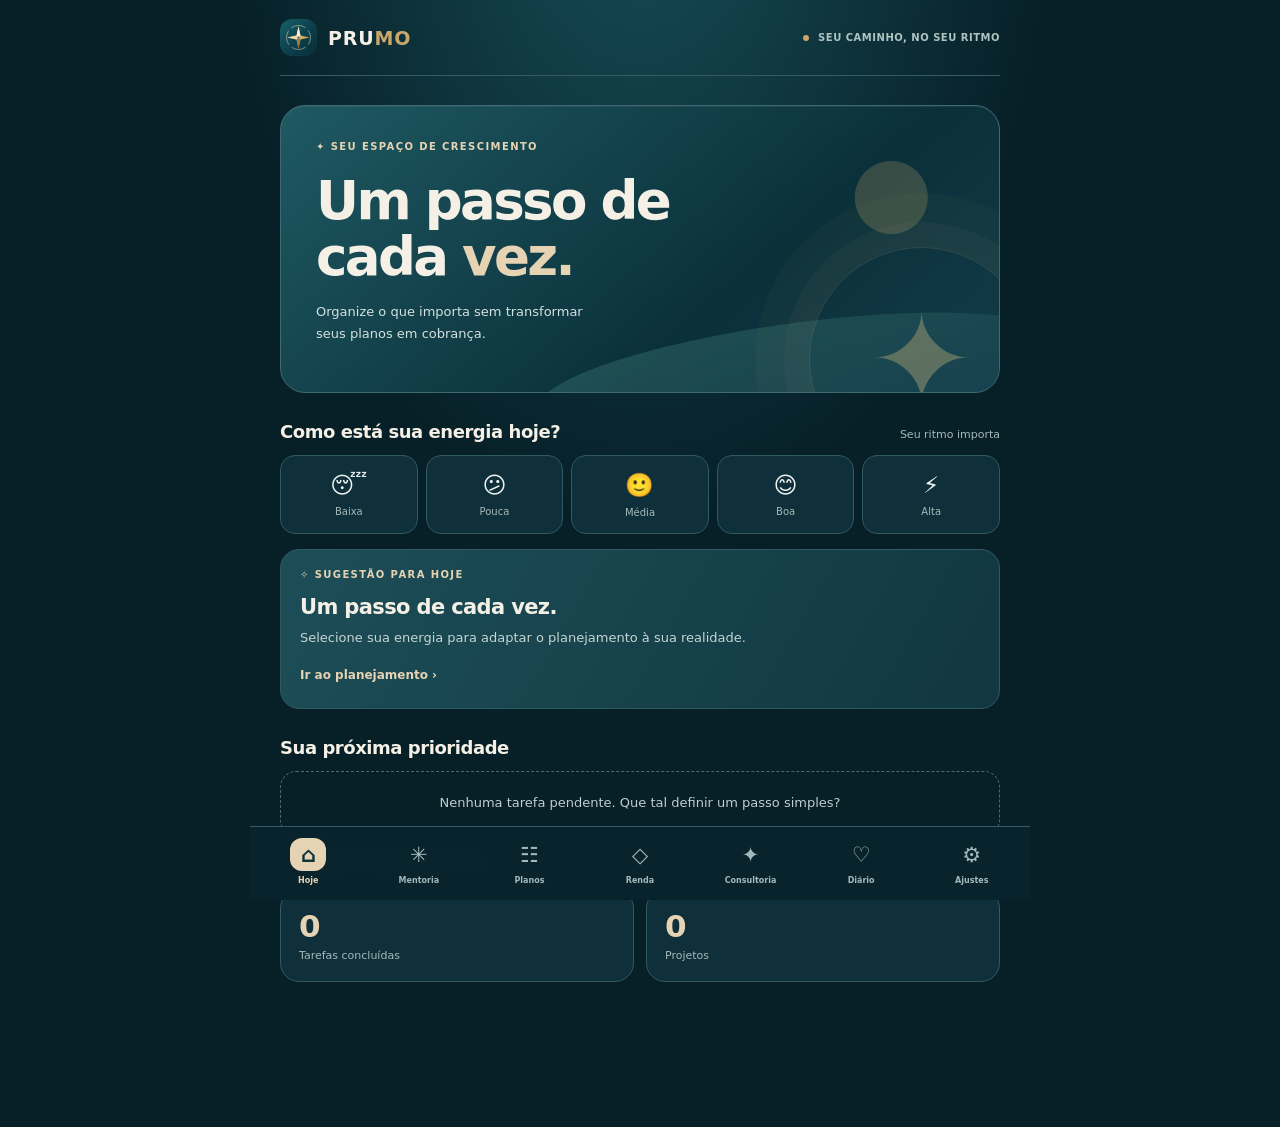
<file: index.html>
<!doctype html>
<html lang="pt-BR">
<head>
<meta charset="utf-8"><meta name="viewport" content="width=device-width,initial-scale=1,viewport-fit=cover">
<meta name="theme-color" content="#071F27">
<meta name="description" content="PRUMO — mentoria e planejamento pessoal e profissional.">
<link rel="manifest" href="./manifest.webmanifest?v=20261112a"><link rel="icon" href="./icon.svg?v=20261112a" type="image/svg+xml">
<title>PRUMO · Encontre seu caminho, no seu ritmo</title>
<link rel="stylesheet" href="./styles.css?v=20261112d">
</head>
<body>
<div class="app">
<header class="top"><div class="logo"><span class="brandmark"><img src="./icon.svg?v=20261112a" alt=""></span><span>PRU<b>MO</b></span></div><span class="status"><i></i> SEU CAMINHO, NO SEU RITMO</span></header>
<main>
<section id="page-hoje" class="page">
  <div class="hero"><div class="eyebrow">✦ SEU ESPAÇO DE CRESCIMENTO</div><h1>Um passo de cada <em>vez.</em></h1><p>Organize o que importa sem transformar seus planos em cobrança.</p><span class="hero-orbit">✦</span></div>
  <div class="sectitle"><h2>Como está sua energia hoje?</h2><small>Seu ritmo importa</small></div>
  <div class="energy" id="energy-buttons"><button data-energy="1">😴<small>Baixa</small></button><button data-energy="2">😕<small>Pouca</small></button><button data-energy="3">🙂<small>Média</small></button><button data-energy="4">😊<small>Boa</small></button><button data-energy="5">⚡<small>Alta</small></button></div>
  <article class="card suggestion"><div class="eyebrow">✧ SUGESTÃO PARA HOJE</div><h3 id="daily-title">Um objetivo possível.</h3><p id="daily-text">Escolha sua energia para receber uma sugestão compatível com seu dia.</p><button class="textlink" data-go="planos">Ir ao planejamento ›</button></article>
  <div class="sectitle"><h2>Sua próxima prioridade</h2></div><div id="today-priority" class="empty">Nenhuma tarefa pendente. Que tal definir um passo simples?</div>
  <div class="formrow"><button type="button" class="textlink" data-go="renda">◇ Organizar minha renda extra ›</button></div>
  <div class="stats"><div class="card"><strong id="done-count">0</strong><small>Tarefas concluídas</small></div><div class="card"><strong id="project-count">0</strong><small>Projetos</small></div></div>
</section>
<section id="page-mentoria" class="page" hidden>
  <div class="pagehead"><div class="eyebrow">✦ SEU ESPAÇO DE REFLEXÃO</div><h1>Mentoria</h1><p>Converse sobre carreira, escolhas, rotina e projetos.</p></div>
  <div class="notice" id="ai-mode">● Modo guiado ativo — respostas locais, ainda sem IA generativa.</div>
  <div class="quick"><button data-prompt="Estou sobrecarregada. Como reorganizar meu dia?">♡ Estou sobrecarregada</button><button data-prompt="Quero avançar na minha carreira. Por onde começo?">↗ Minha carreira</button><button data-prompt="Tenho muitos projetos e preciso escolher uma prioridade.">✳ Meus projetos</button><button data-prompt="Sinto que estou atrasada na vida.">☀ Autocobrança</button></div>
  <div class="chat" id="chat-list" aria-live="polite"></div>
  <form id="chat-form" class="composer"><textarea id="chat-input" rows="2" maxlength="4000" placeholder="O que você gostaria de conversar?" required></textarea><button type="submit" aria-label="Enviar">➤</button></form>
  <p class="hint">O PRUMO é uma ferramenta de apoio, não substitui acompanhamento de saúde mental nem decide por você.</p>
</section>
<section id="page-planos" class="page" hidden>
  <div class="pagehead"><div class="eyebrow">✦ TRANSFORME PLANOS EM AÇÃO</div><h1>Planejamento</h1><p>Menos dispersão, mais passos sustentáveis.</p></div>
  <div class="sectitle"><h2>Suas tarefas</h2></div>
  <form id="task-form" class="card formcard"><label for="task-name">Nova tarefa</label><input id="task-name" maxlength="140" placeholder="Ex.: revisar a proposta da consultoria" required><div class="formrow"><select id="task-category"><option>Pessoal</option><option>Profissional</option><option>Estudos</option><option>Projetos</option></select><button type="submit" class="primary">Adicionar</button></div></form>
  <div id="task-list" class="stack"></div>
  <div class="sectitle"><h2>Seus projetos</h2></div>
  <form id="project-form" class="card formcard"><label for="project-name">Novo projeto ou objetivo</label><input id="project-name" maxlength="140" placeholder="Ex.: consultoria de atendimento" required><div class="formrow"><input id="project-next" maxlength="180" placeholder="Próximo passo (opcional)"><button type="submit" class="primary">Criar</button></div></form>
  <div id="project-list" class="stack"></div>
</section>

<section id="page-renda" class="page" hidden>
  <div class="pagehead"><div class="eyebrow">✦ CONSTRUA SUA RENDA EXTRA NO SEU RITMO</div><h1>Renda extra</h1><p>Organize oportunidades, clientes, propostas e pagamentos sem depender de IA paga. Um contato de cada vez.</p></div>
  <div class="income-summary" aria-label="Resumo da renda extra">
    <div class="card income-stat"><small>Recebido</small><strong id="income-received">R$ 0</strong></div>
    <div class="card income-stat"><small>A receber</small><strong id="income-pending">R$ 0</strong></div>
    <div class="card income-stat"><small>Em negociação</small><strong id="income-potential">R$ 0</strong></div>
  </div>
  <form id="income-settings-form" class="card formcard">
    <h2>Sua meta e seu tempo</h2>
    <p class="muted">Os valores são somas dos registros que você incluir, não previsões garantidas.</p>
    <div class="income-two-col">
      <div><label for="income-goal">Meta de recebimentos (R$)</label><input id="income-goal" type="number" min="0" max="1000000" step="0.01" inputmode="decimal" value="1000"></div>
      <div><label for="income-hours">Horas disponíveis por semana</label><input id="income-hours" type="number" min="0.5" max="40" step="0.5" inputmode="decimal" value="2"></div>
    </div>
    <div class="income-progress" role="progressbar" aria-label="Progresso da meta de recebimentos" aria-valuemin="0" aria-valuemax="100" aria-valuenow="0" id="income-progress"><span id="income-progress-fill"></span></div>
    <p class="income-subtle" id="income-progress-label">R$ 0 recebidos da meta de R$ 1.000.</p>
    <div class="formrow"><small id="income-time-info">Até 2 horas por semana.</small><button type="submit" class="primary">Salvar meta</button></div>
  </form>
  <article class="card suggestion income-weekly">
    <div class="eyebrow">✧ PRÓXIMO PASSO POSSÍVEL</div>
    <h3 id="income-action-title">Comece com uma oportunidade.</h3>
    <p id="income-action-text">Cadastre um contato de consultoria, escrita ou viagens esportivas e defina uma ação pequena.</p>
  </article>
  <section class="card formcard income-research" aria-labelledby="income-research-title">
  <div class="eyebrow">✧ CONTATOS PARA PESQUISAR</div>
  <h2 id="income-research-title">Seis negócios para sua primeira prospecção</h2>
  <p class="muted">São empresas reais localizadas em Guarulhos e na Zona Norte de São Paulo. Não demonstraram interesse na sua consultoria; confirme os canais comerciais antes de abordar.</p>
  <div id="income-prospect-list" class="income-prospect-list"></div>
  <div class="formrow wrap"><button type="button" class="primary" id="income-import-prospects">Adicionar os 6 ao funil</button></div>
  <p class="hint" id="income-prospect-status" role="status">Ao adicionar, elas entram como “Mapeado”, com valor R$ 0, sem contar como propostas ou vendas.</p>
</section>
<div class="sectitle"><h2>Suas oportunidades</h2></div>
  <form id="income-form" class="card formcard">
    <h2 id="income-form-title">Nova oportunidade</h2>
    <div class="income-two-col">
      <div><label for="income-service">Tipo de serviço</label><select id="income-service"><option>Consultoria em atendimento</option><option>Escrita freelancer</option><option>Viagens esportivas</option><option>Outro serviço</option></select></div>
      <div><label for="income-client">Cliente ou contato</label><input id="income-client" maxlength="100" placeholder="Ex.: Loja da região" required></div>
    </div>
    <label for="income-title">O que você vai oferecer?</label><input id="income-title" maxlength="150" placeholder="Ex.: Diagnóstico de atendimento de 1 hora" required>
    <div class="income-two-col">
      <div><label for="income-value">Valor proposto (R$)</label><input id="income-value" type="number" min="0" max="1000000" step="0.01" inputmode="decimal" placeholder="200,00" required></div>
      <div><label for="income-stage">Etapa</label><select id="income-stage"><option value="Mapeado">Mapeado — ainda sem contato</option><option value="Contato">Primeiro contato</option><option value="Proposta">Proposta enviada</option><option value="Fechado">Serviço fechado</option><option value="Entregue">Serviço entregue</option><option value="Recebido">Pagamento recebido</option><option value="Perdido">Não avançou</option></select></div>
    </div>
    <label for="income-next">Próximo passo prático</label><input id="income-next" maxlength="180" placeholder="Ex.: mandar apresentação por WhatsApp">
    <div class="income-two-col">
      <div><label for="income-date">Data da próxima ação (opcional)</label><input id="income-date" type="date"></div>
      <div><label for="income-minutes">Tempo estimado da ação (min)</label><input id="income-minutes" type="number" min="5" max="1200" step="5" inputmode="numeric" value="25"></div>
    </div>
    <div class="formrow wrap"><button type="submit" class="primary" id="income-save">Salvar oportunidade</button><button type="button" class="secondary" id="income-cancel" hidden>Cancelar edição</button></div>
  </form>
  <div class="formrow income-filter-row"><label for="income-filter">Filtrar oportunidades</label><select id="income-filter"><option value="Todas">Todas</option><option value="Mapeado">Mapeados</option><option value="Contato">Primeiro contato</option><option value="Proposta">Propostas enviadas</option><option value="Fechado">Fechadas</option><option value="Entregue">Entregues</option><option value="Recebido">Recebidas</option><option value="Perdido">Não avançaram</option></select></div>
  <div id="income-list" class="stack" aria-live="polite"></div>
  <div class="sectitle"><h2>Mensagem pronta para abordar clientes</h2></div>
  <div class="card formcard">
    <label for="income-template">Modelo de apresentação — adapte ao seu serviço</label>
    <select id="income-template"><option value="consultoria">Consultoria em atendimento</option><option value="escrita">Escrita freelancer</option><option value="viagem">Viagens esportivas</option></select>
    <textarea id="income-message" rows="7" readonly aria-label="Mensagem modelo para copiar"></textarea>
    <div class="formrow wrap"><small>Personalize a mensagem antes de enviar.</small><button id="income-copy" class="secondary" type="button">Copiar mensagem</button></div>
  </div>
  <p class="hint">Privacidade: oportunidades e valores ficam salvos neste navegador e nos seus backups, sem sincronização ou criptografia específica. Use apelidos ou iniciais dos clientes e não registre informações confidenciais.</p>
</section>
<section id="page-consultoria" class="page" hidden>
<div class="pagehead"><div class="eyebrow">✦ FRANÇA HOSPITALITY CONSULTING</div><h1>Consultoria</h1><p>Transformando hospitalidade em resultados — plano de negócios 2026–2027.</p></div>
<div class="income-summary"><div class="card income-stat"><small>Meta inicial</small><strong>R$ 1.000</strong></div><div class="card income-stat"><small>Horas por semana</small><strong>2h</strong></div><div class="card income-stat"><small>Plano executado</small><strong id="consult-progress">0%</strong></div></div>
<article class="card formcard"><div class="eyebrow">✧ POSICIONAMENTO</div><h2>Pessoas no centro. Estratégia na prática.</h2><p>Consultoria boutique em atendimento, reservas, experiência do cliente e melhoria operacional para hotéis, pousadas e pequenas empresas de serviços.</p><p class="muted">Missão: aprimorar processos e experiências, conectando qualidade operacional a resultados comerciais.</p></article>
<div class="sectitle"><h2>Serviços e valores de referência</h2></div>
<div class="card formcard"><div id="consult-offers"></div><p class="hint">Valores propostos, sujeitos a validação. Receita não equivale a lucro.</p></div>
<div class="sectitle"><h2 id="consult-calendar-heading">Calendário de implantação · 8 semanas</h2></div>
<section aria-labelledby="consult-calendar-heading">
<article class="card formcard consult-calendar-header">
  <p class="muted">Um plano leve para iniciar sua consultoria: até <strong>2 horas por semana</strong>, com tarefas curtas, metas possíveis e liberdade para ajustar o ritmo.</p>
  <div class="consult-calendar-controls">
    <div><label for="consult-start">Início do ciclo</label><input id="consult-start" type="date" value="2026-11-16"></div>
    <button id="consult-export-ics" type="button" class="secondary">Exportar para calendário (.ics)</button>
  </div>
  <p id="consult-range" class="income-subtle" aria-live="polite"></p>
  <div class="consult-calendar-overview">
    <strong id="consult-cal-progress">0 de 16 atividades</strong>
    <small>Você pode mudar as datas sem perder os itens concluídos.</small>
  </div>
  <div class="income-progress" id="consult-cal-meter" role="progressbar" aria-label="Progresso do calendário da consultoria" aria-valuemin="0" aria-valuemax="100" aria-valuenow="0"><span id="consult-cal-bar"></span></div>
  <p id="consult-next-step" class="consult-next-step">Seu próximo passo aparecerá aqui.</p>
  <p id="consult-calendar-msg" class="hint" role="status" aria-live="polite">Os registros ficam neste navegador e podem entrar no backup do PRUMO. Exportar .ics não cria lembretes automáticos nem sincroniza suas tarefas.</p>
</article>
<div id="consult-weeks" class="consult-calendar-weeks" aria-label="Semanas do cronograma"></div>
</section>
<div class="sectitle"><h2>Checklist estratégico · 30 dias</h2></div><div id="consult-checklist" class="stack"></div>
<div class="sectitle"><h2>Estratégia 2026–2027</h2></div><div class="card formcard"><div id="consult-phases"></div></div>
<div class="sectitle"><h2>Metodologia A.C.O.L.H.E.R.</h2></div><div class="card formcard"><p><strong>A</strong>tenção · <strong>C</strong>lareza · <strong>O</strong>rganização · <strong>L</strong>inguagem adequada · <strong>H</strong>umanização · <strong>E</strong>ficiência · <strong>R</strong>esolução</p><p class="muted">Diagnosticar, priorizar e acompanhar melhorias aplicáveis.</p></div>
<article class="card formcard"><div class="eyebrow">✧ APRESENTAÇÃO PARA CLIENTES</div><h2>Material comercial para divulgação</h2><p>Uma página pública da França Hospitality Consulting com os serviços, valores iniciais, método e contato profissional. Compartilhe o link com clientes potenciais.</p><div class="formrow wrap"><a class="primary" href="./franca-hospitality.html" target="_blank" rel="noopener noreferrer" style="text-decoration:none;padding:12px 18px;border-radius:9px">Abrir apresentação comercial ↗</a><a class="secondary" href="./franca-hospitality-apresentacao.html" target="_blank" rel="noopener noreferrer" style="text-decoration:none;padding:12px 18px;border-radius:9px">Folheto comercial / PDF ↗</a></div><p class="hint">A página pública não contém suas tarefas ou dados do PRUMO. O folheto comercial pode ser impresso ou salvo como PDF pelo navegador.</p></article>
<article class="card formcard"><h2>Prospecção e faturamento</h2><p>Use o funil já existente em Renda extra para cadastrar contatos, propostas, etapas comerciais e recebimentos da consultoria.</p><button type="button" class="primary" data-go="renda">Abrir funil comercial</button></article>
<p class="hint">O checklist fica salvo neste navegador. Faça backup em Ajustes. Não inclua informações confidenciais de clientes ou da empregadora.</p>
</section>
<section id="page-diario" class="page" hidden>
  <div class="pagehead"><div class="eyebrow">✦ RECONHEÇA SUA JORNADA</div><h1>Diário</h1><p>Registre sentimentos, percepções e pequenas conquistas.</p></div>
  <form id="journal-form" class="card formcard"><label for="journal-text">Como você está se sentindo?</label><textarea id="journal-text" rows="5" maxlength="6000" placeholder="Escreva sem se cobrar por uma resposta perfeita..." required></textarea><div class="formrow"><small>Seus registros ficam neste navegador.</small><button type="submit" class="primary">Salvar reflexão</button></div></form>
  <div class="sectitle"><h2>Suas reflexões</h2></div><div id="journal-list" class="stack"></div>
</section>
<section id="page-ajustes" class="page" hidden>
  <div class="pagehead"><div class="eyebrow">✦ VOCÊ NO CONTROLE</div><h1>Ajustes</h1><p>Privacidade, backup e conexão futura com IA generativa.</p></div>
  <div class="card formcard"><h2>Inteligência artificial</h2><p id="api-status" class="muted">Sem conexão com IA generativa.</p><p class="hint">A chave secreta da OpenAI nunca deve ser colocada neste site público. Use um servidor seguro.</p><div id="login-panel" hidden><label for="user-email">E-mail de acesso</label><input type="email" id="user-email" autocomplete="username" placeholder="seu@email.com"><div id="login-password-field"><label for="user-password">Senha</label><input type="password" id="user-password" autocomplete="current-password" placeholder="Sua senha"></div><div id="login-controls"><div class="formrow"><button id="login-btn" type="button" class="primary">Entrar</button><button id="logout-btn" type="button" class="secondary">Sair</button></div><div class="formrow"><button id="forgot-password-btn" type="button" class="secondary">Esqueci minha senha</button><button id="set-password-btn" type="button" class="secondary" hidden>Definir nova senha</button></div></div><div id="password-reset-panel" hidden><p class="muted">Link de recuperação confirmado. Crie uma senha nova para sua conta do PRUMO.</p><label for="new-password">Nova senha</label><input id="new-password" type="password" autocomplete="new-password" minlength="12" placeholder="Pelo menos 12 caracteres"><label for="confirm-password">Confirme a nova senha</label><input id="confirm-password" type="password" autocomplete="new-password" minlength="12" placeholder="Repita a nova senha"><div class="formrow wrap"><button id="change-password-btn" type="button" class="primary">Salvar nova senha</button><button id="cancel-password-btn" type="button" class="secondary">Cancelar</button></div></div><p id="login-message" class="hint" role="status"></p></div></div>
  <div class="card formcard"><h2>Dados e privacidade</h2><p class="muted">Tarefas, diário e histórico são guardados no armazenamento local deste navegador. Não estão sincronizados nem têm criptografia específica do aplicativo.</p><div class="formrow wrap"><button id="export-btn" type="button" class="secondary">Exportar backup</button><button id="import-btn" type="button" class="secondary">Importar backup</button><input id="import-file" type="file" accept="application/json,.json" hidden></div><div class="formrow wrap"><button id="clear-chat" type="button" class="secondary">Limpar conversa</button><button id="clear-data" type="button" class="danger">Apagar dados locais</button></div></div>
  <p class="hint">Versão web inicial · PRUMO. Use somente dados pessoais de teste até configurar uma solução segura de armazenamento.</p>
</section>
</main>
<nav class="bottom" aria-label="Navegação principal"><button data-tab="hoje" class="active"><span>⌂</span>Hoje</button><button data-tab="mentoria"><span>✳</span>Mentoria</button><button data-tab="planos"><span>☷</span>Planos</button><button data-tab="renda"><span>◇</span>Renda</button><button data-tab="consultoria"><span>✦</span>Consultoria</button><button data-tab="diario"><span>♡</span>Diário</button><button data-tab="ajustes"><span>⚙</span>Ajustes</button></nav>
</div><div id="toast" role="status" aria-live="polite"></div>
<script src="./config.js?v=20261112a"></script><script src="./app.js?v=20261112d" defer></script><script src="./consultoria.js?v=20261112e" defer></script><script src="./consultoria-calendario.js?v=20261112d" defer></script>
</body></html>
</file>
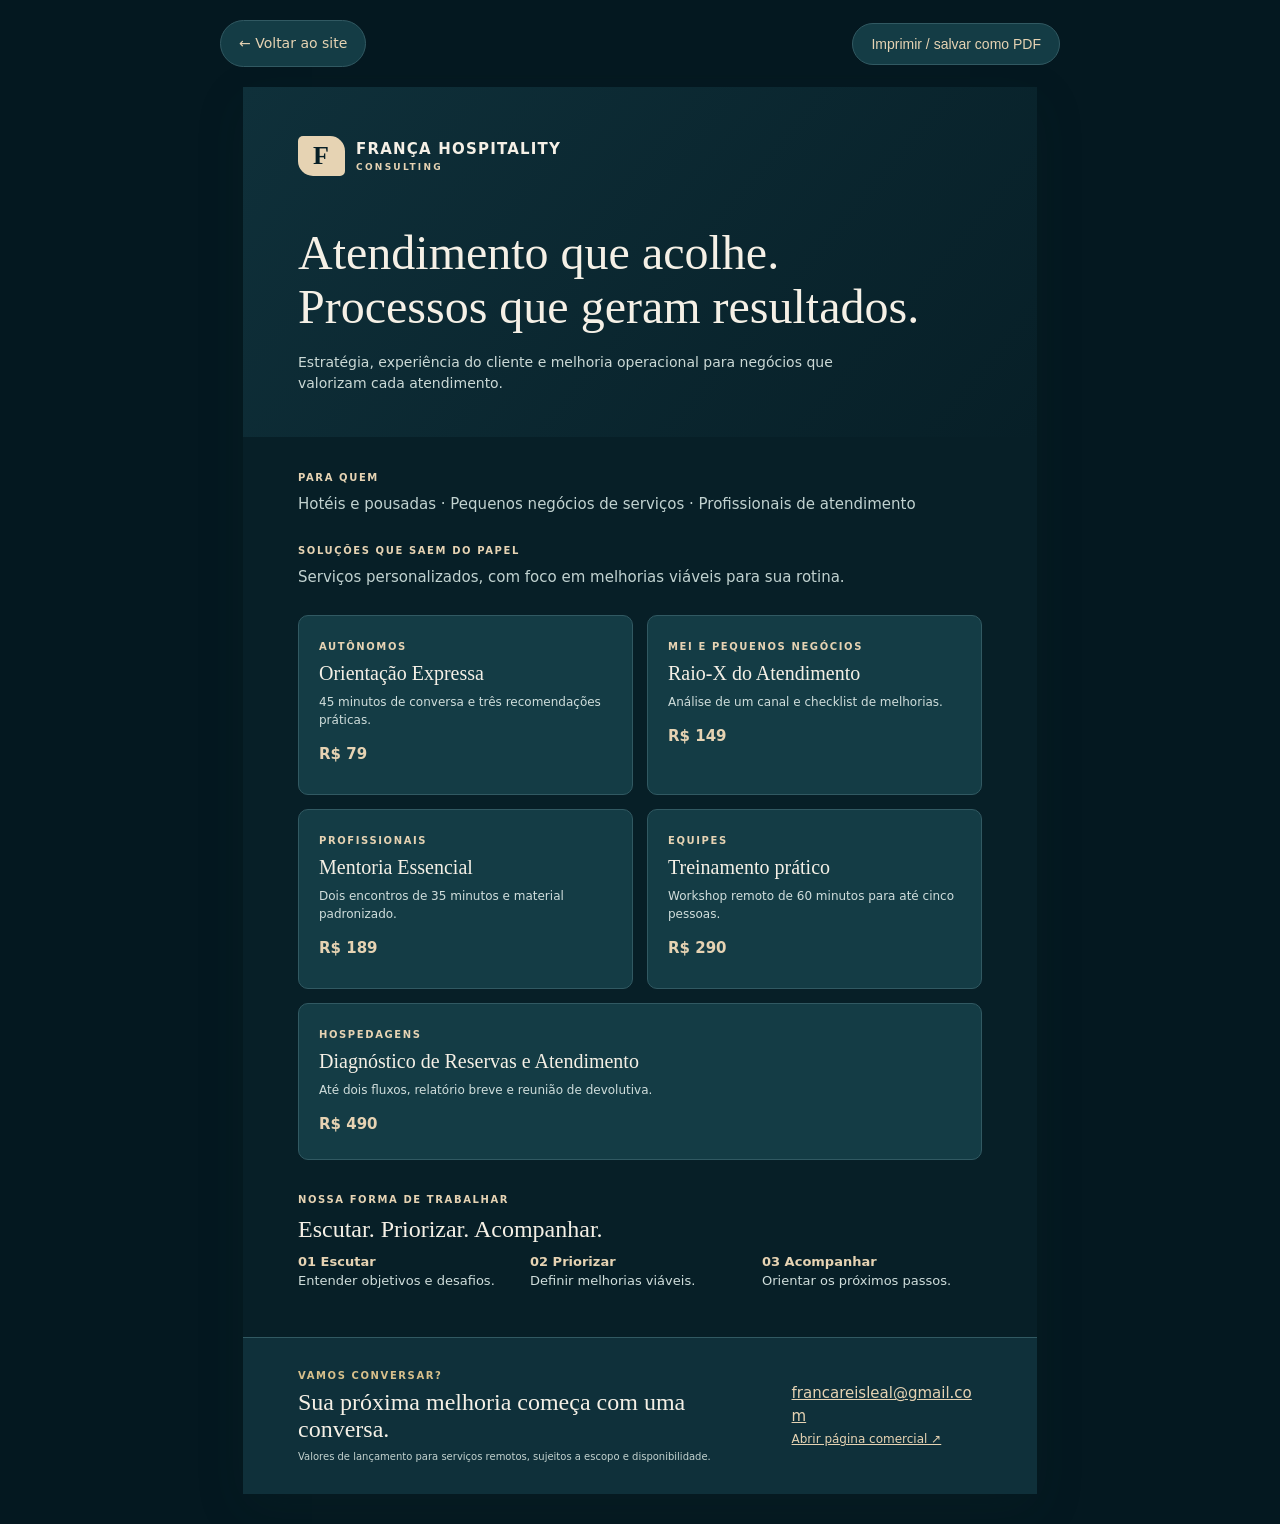
<file: franca-hospitality-apresentacao.html>
<!doctype html><html lang="pt-BR"><head><meta charset="utf-8"><meta name="viewport" content="width=device-width,initial-scale=1"><meta name="theme-color" content="#071F27"><title>Apresentação comercial | França Hospitality Consulting</title>
<style>
:root{--green:#153e37;--muted:#64796e;--sand:#d9bd85;--bg:#f7f5ed}*{box-sizing:border-box}body{margin:0;background:#e7ece5;color:#193b33;font:15px/1.5 system-ui,Arial,sans-serif}.controls{max-width:840px;margin:20px auto;display:flex;gap:12px;justify-content:space-between;align-items:center}.controls a,.controls button{padding:12px 18px;border-radius:50px;border:0;text-decoration:none;font-size:14px;background:var(--green);color:white;cursor:pointer}.sheet{width:min(100% - 20px,794px);min-height:1080px;margin:0 auto 30px;background:var(--bg);box-shadow:0 15px 45px #142e2a26;display:flex;flex-direction:column}.hero{background:var(--green);color:white;padding:49px 55px 43px;position:relative}.mark{display:flex;align-items:center;gap:11px;font-weight:800;letter-spacing:.08em}.mark b{background:var(--sand);color:var(--green);font:bold 26px Georgia,serif;padding:5px 15px;border-radius:5px 15px 5px 15px}.mark small{font-size:9px;letter-spacing:.25em;color:#daccaf;display:block}.hero h1{font:500 clamp(30px,5vw,48px)/1.13 Georgia,serif;max-width:650px;margin:50px 0 18px}.hero p{color:#d4e4da;max-width:560px;margin:0;font-size:14px}.body{padding:33px 55px 22px;flex:1}.eyebrow{letter-spacing:.16em;font-size:10px;font-weight:850;color:#9d8055;text-transform:uppercase}.intro{margin:8px 0 27px;color:#5e7468}.grid{display:grid;grid-template-columns:1fr 1fr;gap:14px}.service{padding:23px 20px;background:white;border:1px solid #d8e0da;border-radius:10px;min-height:180px}.service strong{font:500 20px Georgia,serif;display:block;margin:8px 0}.service p{font-size:12px;color:#5a7167;margin:0 0 14px}.service .price{font-weight:850;color:var(--green)}.method{margin:32px 0 24px}.method h2{font:500 24px Georgia,serif;margin:9px 0}.steps{display:grid;grid-template-columns:repeat(3,1fr);gap:12px;font-size:13px;color:#536d60}.steps b{color:var(--green);display:block}.contact{margin-top:auto;background:var(--green);color:white;padding:30px 55px;display:flex;justify-content:space-between;gap:20px;align-items:center}.contact h2{font:500 24px Georgia,serif;margin:6px 0}.contact a{color:#f1dfb9;word-break:break-word}.fine{font-size:10px;color:#c7dacf}.contact .link{font-size:12px}@page{size:A4;margin:0}@media print{html,body{margin:0;padding:0;background:white}.controls{display:none}.sheet{margin:0;width:210mm;min-height:297mm;box-shadow:none}.hero{padding-top:42px;padding-bottom:35px}.body{padding-top:26px}.service{min-height:155px}.contact{padding-top:22px;padding-bottom:22px}*{print-color-adjust:exact;-webkit-print-color-adjust:exact}}@media(max-width:650px){.controls{padding:0 12px;flex-wrap:wrap}.sheet{min-height:0}.hero{padding:30px 25px}.hero h1{margin-top:30px}.body{padding:25px}.grid{grid-template-columns:1fr}.service{min-height:0}.steps{grid-template-columns:1fr}.contact{padding:30px 25px;flex-direction:column;align-items:flex-start}}

/* Paleta PRUMO: petróleo profundo, azul-esverdeado, areia e creme */
:root{--prumo-bg:#071F27;--prumo-surface:#0F303A;--prumo-card:#143C45;--prumo-line:#315962;--prumo-cream:#E6D3B3;--prumo-sand:#C9A76A;--prumo-white:#F5F0E6;--prumo-muted:#A6B9BA;--green:var(--prumo-bg);--sand:var(--prumo-cream);--muted:var(--prumo-muted);--bg:var(--prumo-bg)}
body{background:#041820;color:var(--prumo-white)}
.controls a,.controls button{background:var(--prumo-card);border:1px solid var(--prumo-line);color:var(--prumo-cream)}
.sheet{background:var(--prumo-bg)}
.hero{background:linear-gradient(130deg,#0F303A,#071F27);color:var(--prumo-white)}
.mark b{background:var(--prumo-cream);color:var(--prumo-bg)}
.mark small{color:var(--prumo-cream)}.hero p{color:#CBD9D6}
.eyebrow{color:var(--prumo-cream)}.intro{color:#C1D2D0}
.service{background:var(--prumo-card);border-color:var(--prumo-line);color:var(--prumo-white)}
.service p,.steps{color:#D0DEDC}.service .price,.steps b{color:var(--prumo-cream)}
.contact{background:var(--prumo-surface);border-top:1px solid var(--prumo-line);color:var(--prumo-white)}
.contact a{color:var(--prumo-cream)}.fine{color:#C3D2CF}
@media print{
 html,body{background:white}
 .sheet{background:var(--prumo-bg)}
 .service{background:var(--prumo-card)}
}

.grid>.service:last-child{grid-column:1 / -1;min-height:0}
@media print{.hero h1{margin:25px 0 14px;font-size:35px}.body{padding-top:20px}.intro{margin-bottom:14px}.grid{gap:9px}.service{padding:13px 17px;min-height:120px}.service strong{font-size:18px;margin:6px 0}.service p{margin-bottom:7px}.method{margin:18px 0 14px}.method h2{font-size:21px}.contact{padding-top:16px;padding-bottom:16px}}
@media(max-width:650px){.grid>.service:last-child{grid-column:auto}}
</style></head><body><nav class="controls"><a href="./franca-hospitality.html">← Voltar ao site</a><button type="button" onclick="window.print()">Imprimir / salvar como PDF</button></nav><article class="sheet"><header class="hero"><div class="mark"><b>F</b><span>FRANÇA HOSPITALITY<small>CONSULTING</small></span></div><h1>Atendimento que acolhe.<br>Processos que geram resultados.</h1><p>Estratégia, experiência do cliente e melhoria operacional para negócios que valorizam cada atendimento.</p></header><div class="body"><div class="eyebrow">Para quem</div><p class="intro">Hotéis e pousadas · Pequenos negócios de serviços · Profissionais de atendimento</p><div class="eyebrow">Soluções que saem do papel</div><p class="intro">Serviços personalizados, com foco em melhorias viáveis para sua rotina.</p><div class="grid">
<section class="service"><div class="eyebrow">Autônomos</div><strong>Orientação Expressa</strong><p>45 minutos de conversa e três recomendações práticas.</p><span class="price">R$ 79</span></section>
<section class="service"><div class="eyebrow">MEI e pequenos negócios</div><strong>Raio-X do Atendimento</strong><p>Análise de um canal e checklist de melhorias.</p><span class="price">R$ 149</span></section>
<section class="service"><div class="eyebrow">Profissionais</div><strong>Mentoria Essencial</strong><p>Dois encontros de 35 minutos e material padronizado.</p><span class="price">R$ 189</span></section>
<section class="service"><div class="eyebrow">Equipes</div><strong>Treinamento prático</strong><p>Workshop remoto de 60 minutos para até cinco pessoas.</p><span class="price">R$ 290</span></section>
<section class="service"><div class="eyebrow">Hospedagens</div><strong>Diagnóstico de Reservas e Atendimento</strong><p>Até dois fluxos, relatório breve e reunião de devolutiva.</p><span class="price">R$ 490</span></section>
</div><div class="method"><div class="eyebrow">Nossa forma de trabalhar</div><h2>Escutar. Priorizar. Acompanhar.</h2><div class="steps"><div><b>01 Escutar</b>Entender objetivos e desafios.</div><div><b>02 Priorizar</b>Definir melhorias viáveis.</div><div><b>03 Acompanhar</b>Orientar os próximos passos.</div></div></div></div><footer class="contact"><div><div class="eyebrow" style="color:#d8c08b">Vamos conversar?</div><h2>Sua próxima melhoria começa com uma conversa.</h2><div class="fine">Valores de lançamento para serviços remotos, sujeitos a escopo e disponibilidade.</div></div><div><a href="mailto:francareisleal@gmail.com?subject=Proposta%20-%20Franca%20Hospitality%20Consulting">francareisleal@gmail.com</a><br><a class="link" href="https://francareisleal.github.io/norte-ai/franca-hospitality.html">Abrir página comercial ↗</a></div></footer></article></body></html>
</file>
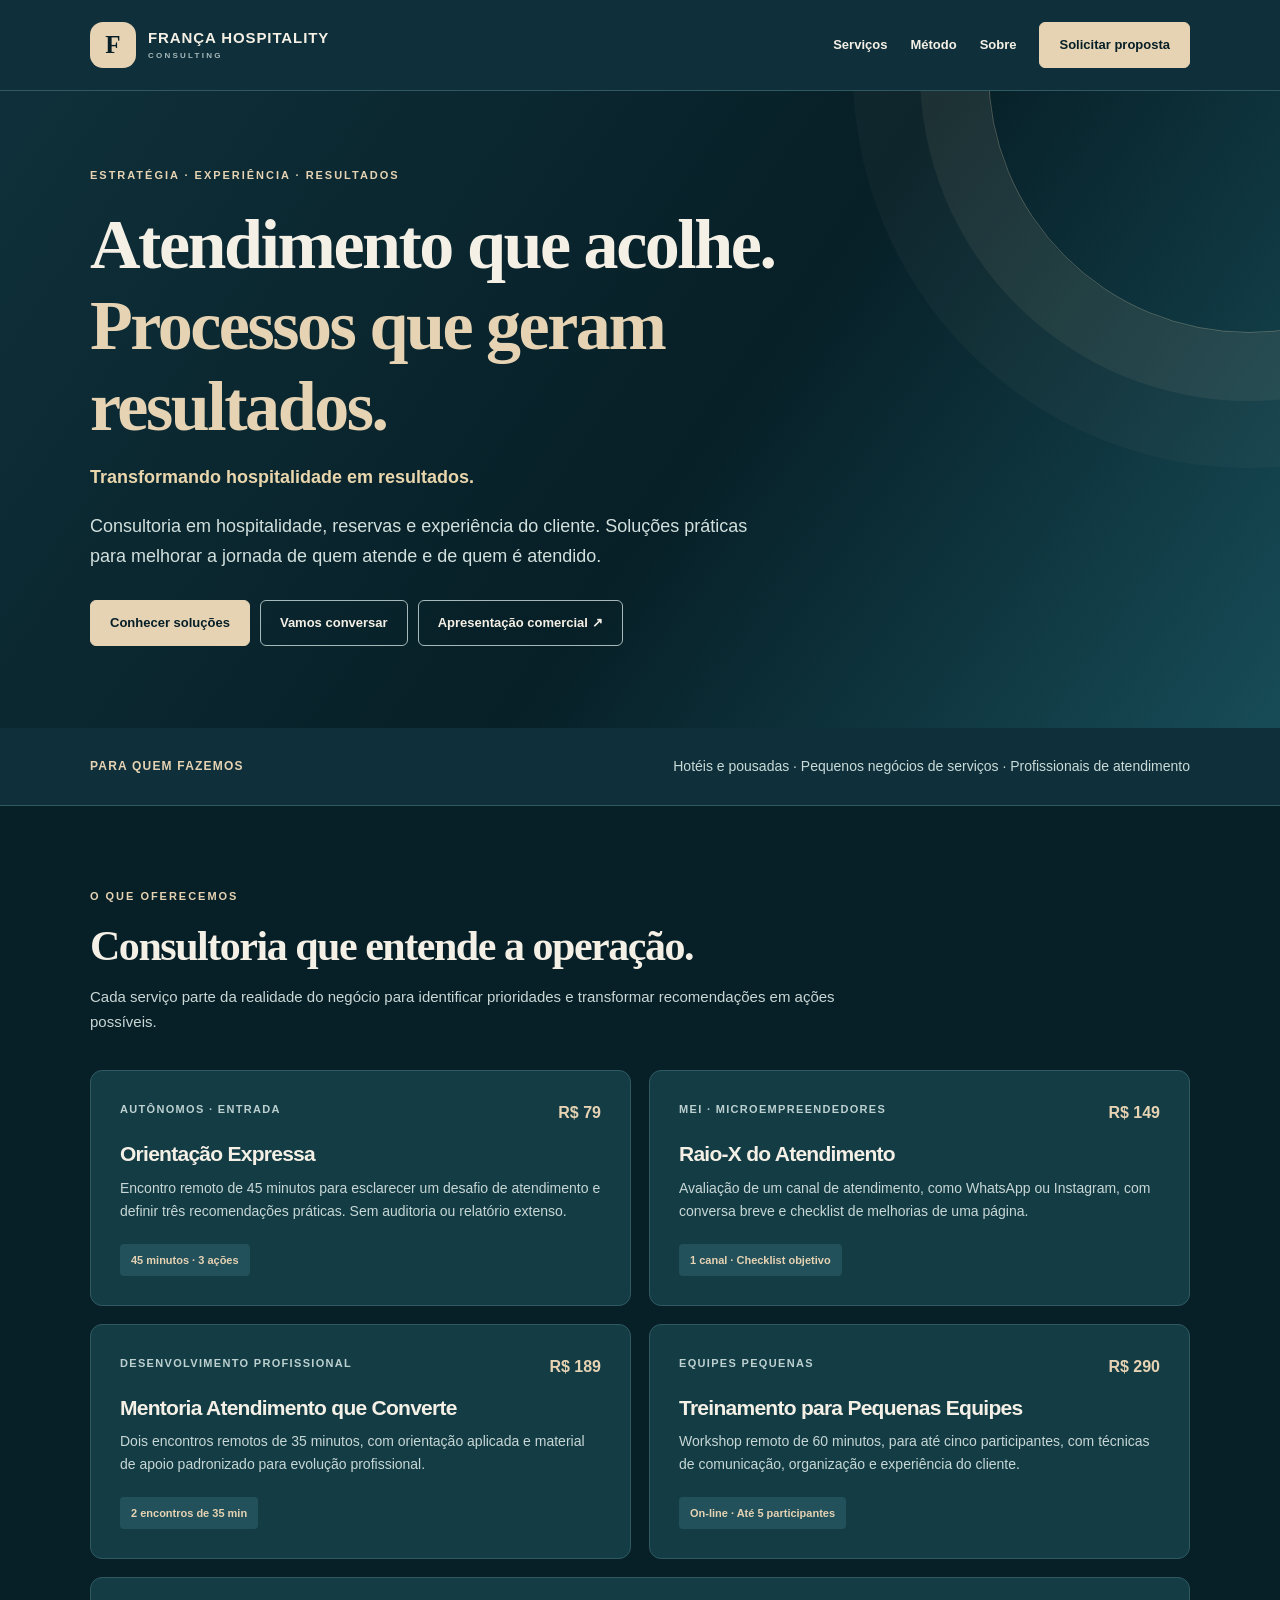
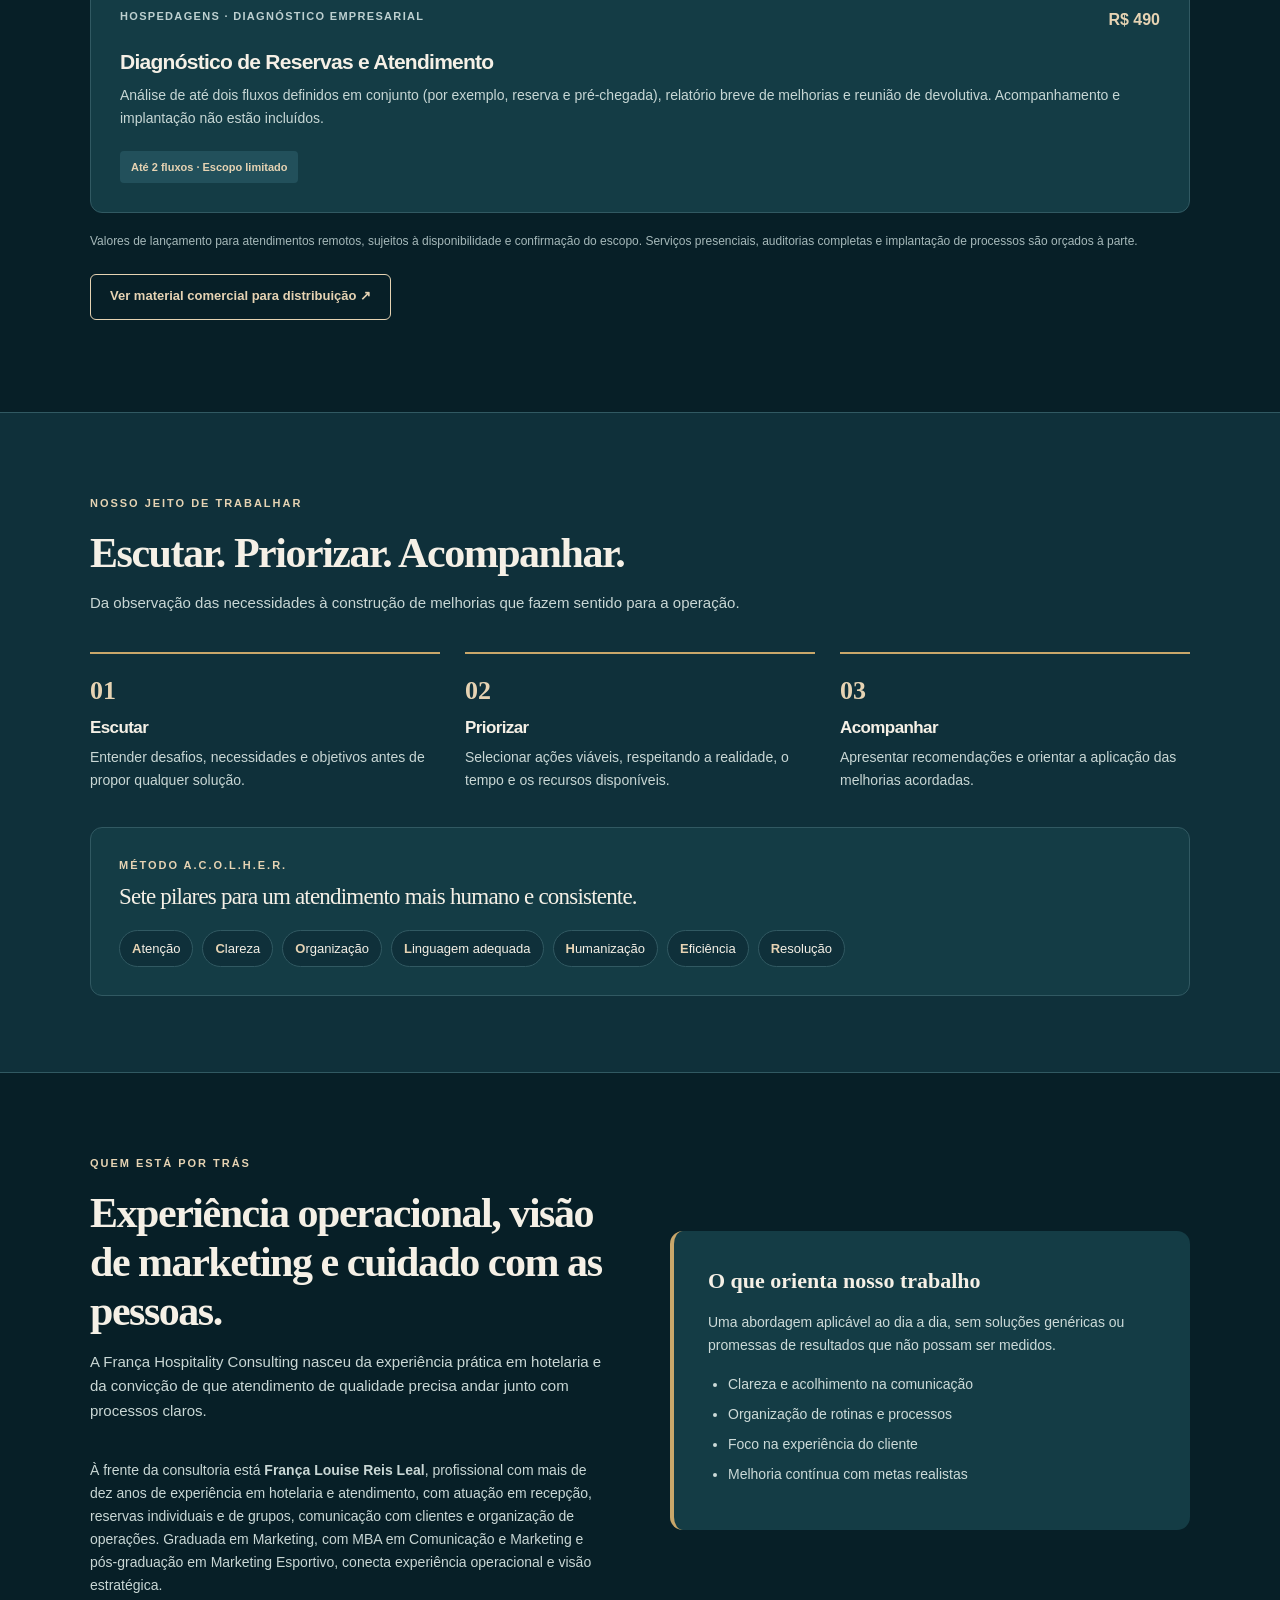
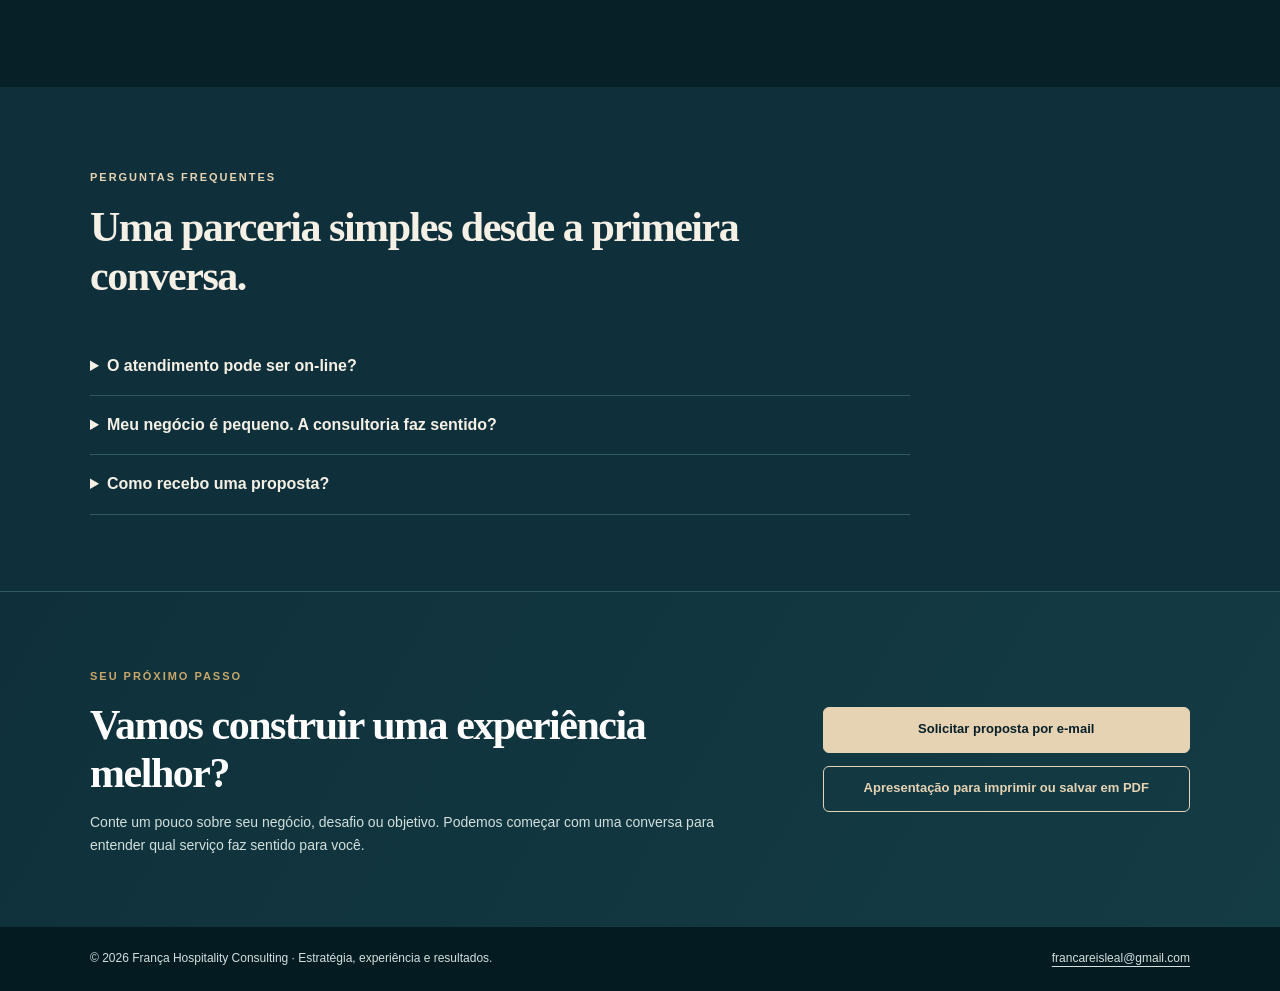
<file: franca-hospitality.html>
<!doctype html>
<html lang="pt-BR">
<head>
<meta charset="utf-8">
<meta name="viewport" content="width=device-width,initial-scale=1">
<meta name="theme-color" content="#071F27">
<title>França Hospitality Consulting | Atendimento, reservas e experiência do cliente</title>
<meta name="description" content="Consultoria em atendimento, reservas e experiência do cliente para hotéis, pousadas, pequenos negócios e profissionais. Solicite uma proposta personalizada.">
<meta property="og:type" content="website">
<meta property="og:title" content="França Hospitality Consulting">
<meta property="og:description" content="Atendimento que acolhe. Processos que geram resultados. Conheça os serviços e solicite uma proposta.">
<meta property="og:url" content="https://francareisleal.github.io/norte-ai/franca-hospitality.html">
<link rel="canonical" href="https://francareisleal.github.io/norte-ai/franca-hospitality.html">
<style>
:root{--ink:#183b34;--ink2:#244b43;--cream:#f8f5ee;--paper:#fffefa;--sage:#e8efe9;--sand:#d7bd85;--gray:#5c7068;--line:#d9e2d9}
*{box-sizing:border-box}html{scroll-behavior:smooth}body{margin:0;color:var(--ink);background:var(--cream);font-family:"Segoe UI",Arial,Helvetica,sans-serif;line-height:1.64;-webkit-font-smoothing:antialiased}
a{color:inherit}a:focus-visible,button:focus-visible{outline:3px solid var(--sand);outline-offset:3px}
.container{width:min(1100px,calc(100% - 44px));margin:auto}
.site-header{position:relative;z-index:2;background:var(--paper);border-bottom:1px solid var(--line)}
.header-inner{min-height:90px;display:flex;align-items:center;justify-content:space-between;gap:20px}
.brand{display:flex;align-items:center;gap:12px;text-decoration:none}.monogram{display:grid;place-items:center;background:var(--ink);color:var(--sand);height:46px;width:46px;border-radius:13px;font:700 25px Georgia,serif}
.brand b{display:block;font-size:15px;line-height:1.35;letter-spacing:.06em}.brand small{display:block;letter-spacing:.28em;color:#65776a;font-weight:700;font-size:8px}
.nav-links{display:flex;gap:23px;align-items:center}.nav-links a{font-size:13px;text-decoration:none;font-weight:700}.nav-links a:not(.button):hover{text-decoration:underline;text-underline-offset:5px}
.button{display:inline-flex;align-items:center;justify-content:center;border:1px solid var(--ink);background:var(--ink);color:white;padding:12px 19px;border-radius:6px;min-height:46px;line-height:1.3;text-decoration:none;font-size:13px;font-weight:700;transition:transform .15s ease,background .15s ease}
.button:hover{background:#296050;transform:translateY(-1px)}.button.outline{background:transparent;color:var(--ink)}.button.outline:hover{background:var(--sage)}
.eyebrow{font-size:11px;letter-spacing:.18em;text-transform:uppercase;font-weight:800}
.hero{background:var(--ink);color:var(--paper);position:relative;overflow:hidden}
.hero:after{content:"";position:absolute;width:520px;height:520px;border-radius:50%;border:1px solid #afc5b344;right:-230px;top:-280px;box-shadow:0 0 0 68px #9bad9e13,0 0 0 135px #9bad9e0c;pointer-events:none}
.hero-inner{position:relative;z-index:1;min-height:500px;display:flex;flex-direction:column;align-items:flex-start;justify-content:center;padding:75px 0 82px}
.hero .eyebrow{color:var(--sand)}h1,h2,h3{line-height:1.16;letter-spacing:-.035em}h1,h2{font-family:Georgia,serif}h1{font-size:clamp(40px,6.3vw,70px);max-width:860px;margin:20px 0}h1 em{color:var(--sand);font-style:normal}
.hero p{font-size:clamp(15px,1.65vw,18px);max-width:670px;color:#dce9e1;margin:0 0 29px}
.hero-actions{display:flex;flex-wrap:wrap;gap:10px}.hero-actions .outline{border-color:#aec8b9;color:white;background:transparent}.hero-actions .outline:hover{color:var(--ink);background:white}
.section{padding:76px 0}.section-head{max-width:780px;margin-bottom:36px}
.section-head .eyebrow{color:#617e70}.section-head h2{font-size:clamp(29px,4vw,42px);margin:14px 0 14px}
.section-head p{margin:0;color:var(--gray);font-size:15px}
.audience{background:var(--sage);border-bottom:1px solid var(--line)}.audience-inner{padding:27px 0;display:flex;gap:30px;align-items:center;justify-content:space-between}.audience b{font-size:12px;letter-spacing:.1em;text-transform:uppercase;white-space:nowrap}.audience p{margin:0;font-size:14px;color:#3f6253}
.services{display:grid;grid-template-columns:repeat(2,minmax(0,1fr));gap:18px}
.service{background:var(--paper);padding:29px;border:1px solid var(--line);border-radius:12px;min-height:226px}
.service .top{display:flex;align-items:flex-start;justify-content:space-between;gap:12px}.service .meta{font-size:11px;letter-spacing:.12em;text-transform:uppercase;color:var(--gray);font-weight:800}
.service .price{font-size:16px;font-weight:800;color:#396555;white-space:nowrap}.service h3{font-size:21px;margin:16px 0 10px}.service p{margin:0;color:#536a5f;font-size:14px}
.badge{display:inline-block;margin-top:21px;padding:7px 11px;border-radius:4px;background:#e9f0e9;color:#355e4d;font-weight:700;font-size:11px}
.approach{background:var(--paper);border-top:1px solid var(--line);border-bottom:1px solid var(--line)}
.steps{display:grid;grid-template-columns:repeat(3,1fr);gap:25px}
.step{border-top:2px solid var(--sand);padding-top:22px}.step .num{font:700 26px Georgia,serif;color:#7e976a}.step h3{font-size:17px;margin:11px 0 8px}.step p{margin:0;color:var(--gray);font-size:14px}
.about{display:grid;grid-template-columns:1fr 1fr;gap:60px;align-items:center}
.about-card{background:var(--sage);padding:37px 34px;border-radius:13px;border-left:4px solid var(--sand)}.about-card strong{display:block;margin-bottom:17px;font:700 22px Georgia,serif}.about-card p{font-size:14px;color:#456457}
.about-card ul{margin:16px 0 0;padding-left:20px;font-size:14px;color:#456457}.about-card li{margin:7px 0}
.cta{background:var(--ink);color:white;padding:70px 0}.cta-inner{display:grid;grid-template-columns:1.3fr .7fr;align-items:center;gap:50px}.cta h2{font-size:clamp(29px,4vw,42px);margin:13px 0}.cta p{margin:0;color:#d5e3da;font-size:14px}.cta-actions{display:flex;flex-direction:column;align-items:stretch;gap:13px}.cta .button{background:var(--sand);border-color:var(--sand);color:var(--ink)}.cta .button:hover{background:#edd7a8}.cta .button.outline{background:transparent;border-color:#91b19c;color:white}.cta .button.outline:hover{background:#33584b}
.site-footer{background:#112e29;color:#d9e7de;font-size:12px}.footer-inner{padding:22px 0;display:flex;justify-content:space-between;gap:15px}.footer-inner a{text-underline-offset:4px}
.print-only{display:none}
@media(max-width:760px){.header-inner{flex-wrap:wrap;padding:15px 0}.nav-links{gap:13px;flex-wrap:wrap}.nav-links a{font-size:12px}.nav-links a.button{padding:9px 13px;min-height:38px}.hero-inner{min-height:410px;padding:59px 0}.audience-inner{display:block}.audience-inner p{margin-top:8px}.section{padding:60px 0}.services{grid-template-columns:1fr}.steps{grid-template-columns:1fr;gap:24px}.about{grid-template-columns:1fr;gap:25px}.cta-inner{grid-template-columns:1fr;gap:25px}.footer-inner{flex-direction:column}.service{min-height:0}}
@media(prefers-reduced-motion:reduce){html{scroll-behavior:auto}.button{transition:none}}
@media print{
@page{size:A4;margin:14mm}
body{background:white;font-size:11px}.site-header,.nav-links,.hero-actions,.cta-actions,.site-footer,.no-print{display:none!important}
.hero{background:#173d35!important;color:white!important;-webkit-print-color-adjust:exact;print-color-adjust:exact}
.hero-inner{min-height:0;padding:27px 0 34px}.hero h1{font-size:30px}.hero p{font-size:12px}
.section{padding:22px 0}.section-head{margin-bottom:14px}.section-head h2{font-size:24px;margin:6px 0}.section-head p{font-size:11px}
.audience-inner{padding:11px 0}.services{gap:8px;grid-template-columns:repeat(2,1fr)}.service{min-height:0;padding:13px;break-inside:avoid}.service h3{font-size:14px;margin:8px 0}.service p{font-size:10px}.service .price{font-size:11px}.badge{margin-top:8px;font-size:9px}
.approach{page-break-inside:avoid}.steps{grid-template-columns:repeat(3,1fr);gap:12px}.step{padding-top:9px}.step .num{font-size:17px}.step h3{font-size:13px}.step p{font-size:10px}
.about{grid-template-columns:1fr 1fr;gap:15px}.about-card{padding:13px}.about-card p,.about-card li{font-size:10px}.about-card strong{font-size:16px}
.cta{padding:18px 0;background:#173d35!important;-webkit-print-color-adjust:exact;print-color-adjust:exact}.cta-inner{grid-template-columns:1fr}.cta h2{font-size:20px}.cta p{font-size:10px}.print-only{display:block!important}
}
.acolher-block{border:1px solid var(--line);border-radius:12px;background:var(--sage);margin-top:35px;padding:28px}.acolher-block h3{font:500 23px Georgia,serif;margin:10px 0 20px}.acolher-pills{display:flex;flex-wrap:wrap;gap:9px}.acolher-pills span{border:1px solid #ccdcd1;background:var(--paper);border-radius:30px;padding:7px 12px;font-size:13px}.acolher-pills b{color:#97713b}.frequently{background:#f1f3ec}.faq-list{max-width:820px}.faq-list details{border-bottom:1px solid var(--line);padding:16px 0}.faq-list summary{cursor:pointer;font-weight:750}.faq-list p{color:var(--gray);font-size:14px;margin-bottom:0}@media print{.acolher-block{padding:12px}.acolher-block h3{font-size:16px}.acolher-pills span{font-size:9px}.frequently{display:none}}

/* Identidade visual compartilhada com o PRUMO — 2026-11-12 */
:root{--prumo-bg:#071F27;--prumo-surface:#0F303A;--prumo-card:#143C45;--prumo-line:#315962;--prumo-sand:#C9A76A;--prumo-cream:#E6D3B3;--prumo-white:#F5F0E6;--prumo-muted:#A6B9BA;--ink:var(--prumo-bg);--sand:var(--prumo-sand);--gray:var(--prumo-muted);--line:var(--prumo-line);color-scheme:dark}
body{background:var(--prumo-bg);color:var(--prumo-white)}
.site-header{background:var(--prumo-surface);border-color:var(--prumo-line)}
.brand{color:var(--prumo-white)}.monogram{background:var(--prumo-cream);color:var(--prumo-bg)}
.brand small{color:var(--prumo-muted)}
.nav-links a{color:var(--prumo-white)}
.nav-links .button{background:var(--prumo-cream);border-color:var(--prumo-cream);color:var(--prumo-bg)}
.nav-links .button:hover{background:#F0DEBF;color:var(--prumo-bg)}
.button{background:var(--prumo-cream);border-color:var(--prumo-cream);color:var(--prumo-bg)}
.button:hover{background:#F0DEBF;color:var(--prumo-bg)}
.button.outline{border-color:var(--prumo-cream);background:transparent;color:var(--prumo-cream)}
.button.outline:hover{background:var(--prumo-card);color:var(--prumo-white)}
.hero{background:linear-gradient(125deg,#0F303A 0%,#071F27 55%,#174C57 100%);color:var(--prumo-white)}
.hero:after{border-color:#E6D3B34d;box-shadow:0 0 0 68px #E6D3B310,0 0 0 135px #E6D3B308}
.hero .eyebrow,.hero h1 em{color:var(--prumo-cream)}
.hero p{color:#D2E0DD}
.hero-actions .button:not(.outline){background:var(--prumo-cream)!important;border-color:var(--prumo-cream)!important;color:var(--prumo-bg)!important}
.hero-actions .outline{border-color:#A6B9BA;color:var(--prumo-white);background:transparent}
.hero-actions .outline:hover{background:var(--prumo-card);color:var(--prumo-white)}
.audience{background:var(--prumo-surface);border-color:var(--prumo-line)}
.audience b{color:var(--prumo-cream)}.audience p{color:#C9DAD8}
.section-head .eyebrow,.acolher-block .eyebrow{color:var(--prumo-cream)}
.section-head h2,.section-head p{color:var(--prumo-white)}
.section-head p{color:#C9D7D5}
.service{background:var(--prumo-card);border-color:var(--prumo-line);color:var(--prumo-white)}
.service .meta{color:#BDD0D0}.service .price{color:var(--prumo-cream)}.service p{color:#C7D7D5}
.badge{background:#22505B;color:var(--prumo-cream)}
.approach{background:var(--prumo-surface);border-color:var(--prumo-line)}
.step{border-color:var(--prumo-sand)}.step .num{color:var(--prumo-cream)}
.step p{color:#C9D7D5}
.about>div>p{color:#C9D7D5!important}
.about-card{background:var(--prumo-card);border-color:var(--prumo-sand)}
.about-card p,.about-card li{color:#CCDAD8}
.acolher-block{background:var(--prumo-card);border-color:var(--prumo-line)}
.acolher-pills span{background:var(--prumo-surface);border-color:var(--prumo-line);color:var(--prumo-white)}
.acolher-pills b{color:var(--prumo-cream)}
.frequently{background:var(--prumo-surface)}
.faq-list details{border-color:var(--prumo-line)}
.faq-list p{color:#C9D7D5}
.cta{background:linear-gradient(120deg,#0F303A,#143C45);border-top:1px solid var(--prumo-line)}
.cta .button{background:var(--prumo-cream);border-color:var(--prumo-cream);color:var(--prumo-bg)}
.cta .button:hover{background:#F0DEBF}
.cta .button.outline{background:transparent;border-color:var(--prumo-cream);color:var(--prumo-cream)}
.cta .button.outline:hover{background:var(--prumo-card);color:var(--prumo-white)}
.cta p{color:#D2E0DD}
.site-footer{background:#051B22;color:#D3E1DE}
@media print{
 body{background:white;color:#182F37}
 .section-head h2,.step h3,.about h2{color:#182F37}
 .section-head p,.step p,.about>div>p{color:#465C60!important}
 .service{background:#f1f5f2;color:#182F37}.service p{color:#465C60}.service .price{color:#38515A}
 .about-card,.acolher-block{background:#f1f5f2;color:#182F37}.about-card p,.about-card li{color:#465C60}
 .acolher-pills span{background:white;color:#182F37}
}

</style>
</head>
<body>
<header class="site-header"><div class="container header-inner">
<a class="brand" href="#inicio" aria-label="França Hospitality Consulting - início"><span class="monogram">F</span><span><b>FRANÇA HOSPITALITY</b><small>CONSULTING</small></span></a>
<nav class="nav-links" aria-label="Menu principal"><a href="#servicos">Serviços</a><a href="#metodo">Método</a><a href="#sobre">Sobre</a><a href="#contato" class="button">Solicitar proposta</a></nav>
</div></header>
<main id="inicio">
<section class="hero"><div class="container hero-inner">
<div class="eyebrow">Estratégia · Experiência · Resultados</div>
<h1>Atendimento que acolhe.<br><em>Processos que geram resultados.</em></h1><p style="color:#e9d6ac;font-weight:700;margin:-5px 0 20px">Transformando hospitalidade em resultados.</p>
<p>Consultoria em hospitalidade, reservas e experiência do cliente. Soluções práticas para melhorar a jornada de quem atende e de quem é atendido.</p>
<div class="hero-actions"><a class="button" style="background:#d7bd85;border-color:#d7bd85;color:#173d35" href="#servicos">Conhecer soluções</a><a class="button outline" href="#contato">Vamos conversar</a><a class="button outline" href="./franca-hospitality-apresentacao.html">Apresentação comercial ↗</a></div>
</div></section>
<div class="audience"><div class="container audience-inner"><b>Para quem fazemos</b><p>Hotéis e pousadas · Pequenos negócios de serviços · Profissionais de atendimento</p></div></div>
<section class="section" id="servicos"><div class="container">
<div class="section-head"><span class="eyebrow">O que oferecemos</span><h2>Consultoria que entende a operação.</h2><p>Cada serviço parte da realidade do negócio para identificar prioridades e transformar recomendações em ações possíveis.</p></div>
<div class="services">
<article class="service"><div class="top"><span class="meta">Autônomos · Entrada</span><span class="price">R$ 79</span></div><h3>Orientação Expressa</h3><p>Encontro remoto de 45 minutos para esclarecer um desafio de atendimento e definir três recomendações práticas. Sem auditoria ou relatório extenso.</p><span class="badge">45 minutos · 3 ações</span></article>
<article class="service"><div class="top"><span class="meta">MEI · Microempreendedores</span><span class="price">R$ 149</span></div><h3>Raio-X do Atendimento</h3><p>Avaliação de um canal de atendimento, como WhatsApp ou Instagram, com conversa breve e checklist de melhorias de uma página.</p><span class="badge">1 canal · Checklist objetivo</span></article>
<article class="service"><div class="top"><span class="meta">Desenvolvimento profissional</span><span class="price">R$ 189</span></div><h3>Mentoria Atendimento que Converte</h3><p>Dois encontros remotos de 35 minutos, com orientação aplicada e material de apoio padronizado para evolução profissional.</p><span class="badge">2 encontros de 35 min</span></article>
<article class="service"><div class="top"><span class="meta">Equipes pequenas</span><span class="price">R$ 290</span></div><h3>Treinamento para Pequenas Equipes</h3><p>Workshop remoto de 60 minutos, para até cinco participantes, com técnicas de comunicação, organização e experiência do cliente.</p><span class="badge">On-line · Até 5 participantes</span></article>
<article class="service" style="grid-column:1 / -1;min-height:auto"><div class="top"><span class="meta">Hospedagens · Diagnóstico empresarial</span><span class="price">R$ 490</span></div><h3>Diagnóstico de Reservas e Atendimento</h3><p>Análise de até dois fluxos definidos em conjunto (por exemplo, reserva e pré-chegada), relatório breve de melhorias e reunião de devolutiva. Acompanhamento e implantação não estão incluídos.</p><span class="badge">Até 2 fluxos · Escopo limitado</span></article>
</div><p style="font-size:12px;color:var(--gray);margin-top:19px">Valores de lançamento para atendimentos remotos, sujeitos à disponibilidade e confirmação do escopo. Serviços presenciais, auditorias completas e implantação de processos são orçados à parte.</p><p style="margin-top:22px"><a class="button outline" href="./franca-hospitality-apresentacao.html">Ver material comercial para distribuição ↗</a></p>
</div></section>
<section class="section approach" id="metodo"><div class="container">
<div class="section-head"><span class="eyebrow">Nosso jeito de trabalhar</span><h2>Escutar. Priorizar. Acompanhar.</h2><p>Da observação das necessidades à construção de melhorias que fazem sentido para a operação.</p></div>
<div class="steps"><div class="step"><span class="num">01</span><h3>Escutar</h3><p>Entender desafios, necessidades e objetivos antes de propor qualquer solução.</p></div><div class="step"><span class="num">02</span><h3>Priorizar</h3><p>Selecionar ações viáveis, respeitando a realidade, o tempo e os recursos disponíveis.</p></div><div class="step"><span class="num">03</span><h3>Acompanhar</h3><p>Apresentar recomendações e orientar a aplicação das melhorias acordadas.</p></div></div>
<div class="acolher-block"><div class="eyebrow">Método A.C.O.L.H.E.R.</div><h3>Sete pilares para um atendimento mais humano e consistente.</h3><div class="acolher-pills"><span><b>A</b>tenção</span><span><b>C</b>lareza</span><span><b>O</b>rganização</span><span><b>L</b>inguagem adequada</span><span><b>H</b>umanização</span><span><b>E</b>ficiência</span><span><b>R</b>esolução</span></div></div>
</div></section>
<section class="section" id="sobre"><div class="container about"><div>
<div class="section-head"><span class="eyebrow">Quem está por trás</span><h2>Experiência operacional, visão de marketing e cuidado com as pessoas.</h2><p>A França Hospitality Consulting nasceu da experiência prática em hotelaria e da convicção de que atendimento de qualidade precisa andar junto com processos claros.</p></div>
<p style="color:var(--gray);font-size:14px">À frente da consultoria está <strong>França Louise Reis Leal</strong>, profissional com mais de dez anos de experiência em hotelaria e atendimento, com atuação em recepção, reservas individuais e de grupos, comunicação com clientes e organização de operações. Graduada em Marketing, com MBA em Comunicação e Marketing e pós-graduação em Marketing Esportivo, conecta experiência operacional e visão estratégica.</p>
</div><aside class="about-card"><strong>O que orienta nosso trabalho</strong><p>Uma abordagem aplicável ao dia a dia, sem soluções genéricas ou promessas de resultados que não possam ser medidos.</p><ul><li>Clareza e acolhimento na comunicação</li><li>Organização de rotinas e processos</li><li>Foco na experiência do cliente</li><li>Melhoria contínua com metas realistas</li></ul></aside></div></section>
<section class="section frequently"><div class="container"><div class="section-head"><span class="eyebrow">Perguntas frequentes</span><h2>Uma parceria simples desde a primeira conversa.</h2></div><div class="faq-list">
<details><summary>O atendimento pode ser on-line?</summary><p>Sim. Diagnósticos, mentorias e reuniões são oferecidos prioritariamente de forma remota. Demandas presenciais podem ser avaliadas em proposta específica.</p></details>
<details><summary>Meu negócio é pequeno. A consultoria faz sentido?</summary><p>Sim. O trabalho considera o porte da operação, os desafios atuais e os recursos disponíveis, sem propor processos desnecessariamente complexos.</p></details>
<details><summary>Como recebo uma proposta?</summary><p>Entre em contato por e-mail e descreva sua necessidade. Você receberá informações sobre escopo, investimento, prazo e condições antes da contratação.</p></details>
</div></div></section>
<section class="cta" id="contato"><div class="container cta-inner"><div>
<span class="eyebrow" style="color:var(--sand)">Seu próximo passo</span><h2>Vamos construir uma experiência melhor?</h2>
<p>Conte um pouco sobre seu negócio, desafio ou objetivo. Podemos começar com uma conversa para entender qual serviço faz sentido para você.</p>
<p class="print-only" style="margin-top:12px;font-weight:700">Contato: francareisleal@gmail.com</p>
</div><div class="cta-actions"><a class="button" href="mailto:francareisleal@gmail.com?subject=Solicita%C3%A7%C3%A3o%20de%20proposta%20-%20Fran%C3%A7a%20Hospitality%20Consulting&body=Ol%C3%A1%2C%20gostaria%20de%20conversar%20sobre%20os%20servi%C3%A7os%20da%20consultoria.">Solicitar proposta por e-mail</a><a class="button outline" href="./franca-hospitality-apresentacao.html">Apresentação para imprimir ou salvar em PDF</a></div>
</div></section>
</main>
<footer class="site-footer"><div class="container footer-inner"><span>© 2026 França Hospitality Consulting · Estratégia, experiência e resultados.</span><a href="mailto:francareisleal@gmail.com">francareisleal@gmail.com</a></div></footer>
</body>
</html>
</file>
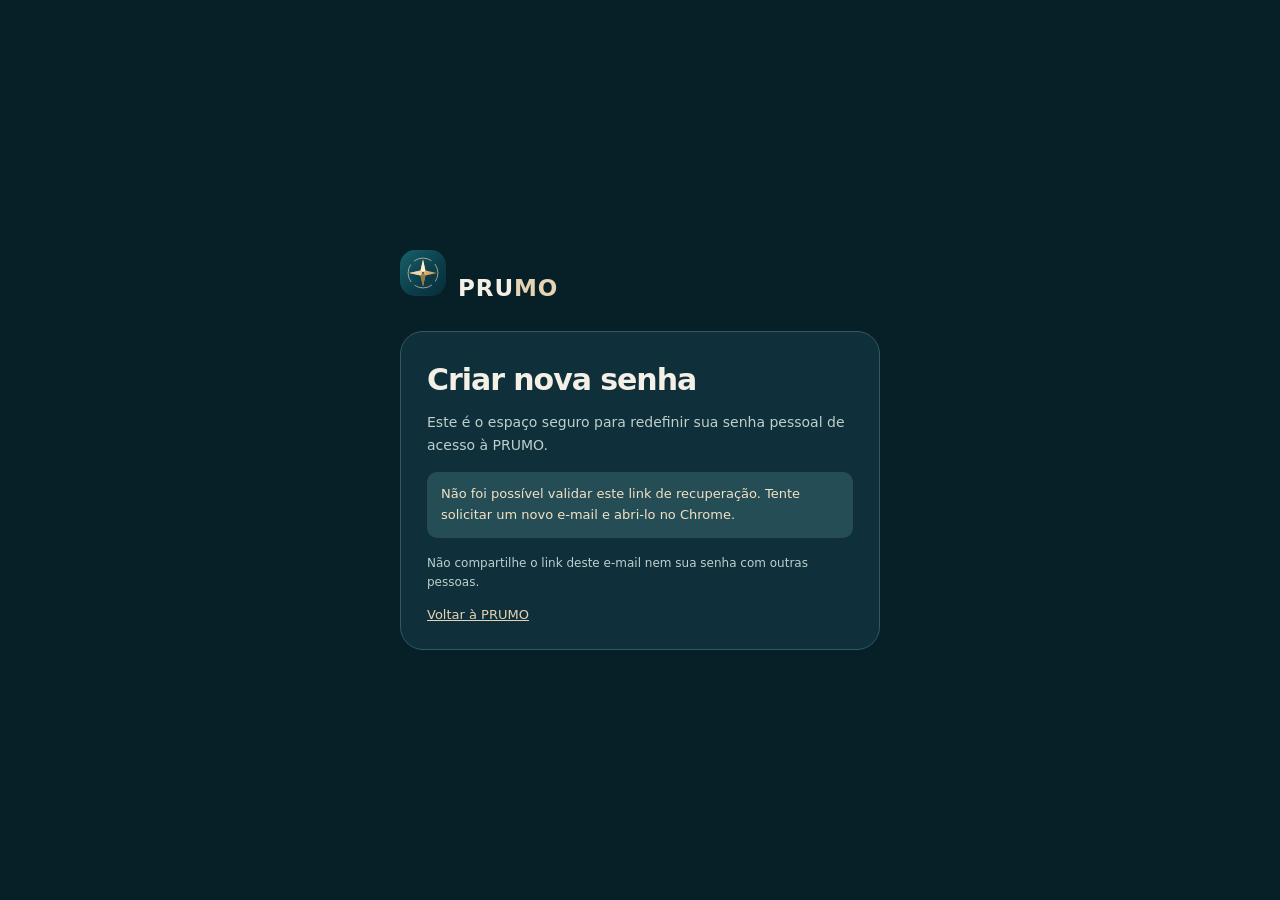
<file: recovery.html>
<!doctype html>
<html lang="pt-BR">
<head>
  <meta charset="utf-8"><meta name="viewport" content="width=device-width,initial-scale=1">
  <meta name="theme-color" content="#071F27">
  <title>Recuperar senha · PRUMO</title>
  <style>
    :root{font-family:system-ui,-apple-system,"Segoe UI",sans-serif;color:#F5F0E6;background:#071F27;color-scheme:dark}
    *{box-sizing:border-box}body{margin:0;padding:22px;min-height:100vh;display:flex;align-items:center;justify-content:center}
    main{width:100%;max-width:480px}.brand{font-weight:850;letter-spacing:.04em;font-size:23px;margin-bottom:30px}
    .star{display:inline-grid;place-items:center;width:46px;height:46px;border-radius:15px;background:transparent;color:#102D35;margin-right:12px;overflow:hidden}
    .brand b{color:#E6D3B3}article{border:1px solid #315962;background:#0F303A;border-radius:23px;padding:26px}
    h1{font-size:30px;letter-spacing:-.035em;margin:4px 0 12px}p{color:#BFCFCD;line-height:1.6;font-size:14px}
    label{display:block;font-size:13px;font-weight:750;margin:19px 0 8px}input{width:100%;background:#071F27;color:#fff;border:1px solid #446F77;padding:13px;border-radius:11px;font:inherit}
    button{display:block;margin-top:20px;background:#E6D3B3;color:#102D35;font-weight:800;border:0;padding:14px 18px;border-radius:12px;cursor:pointer}
    button:disabled{opacity:.6}.message{margin:16px 0;padding:12px 14px;border-radius:10px;background:#244D55;color:#F3E1C5;font-size:13px;line-height:1.6;white-space:pre-wrap}
    a{color:#E6D3B3;font-size:13px}.small{font-size:12px}form[hidden]{display:none}
  </style>
</head>
<body>
<main>
  <div class="brand"><span class="star"><img src="./icon.svg?v=20261110i" alt="" width="46" height="46"></span>PRU<b>MO</b></div>
  <article>
    <h1>Criar nova senha</h1>
    <p>Este é o espaço seguro para redefinir sua senha pessoal de acesso à PRUMO.</p>
    <p class="message" id="status" role="status" aria-live="polite">Verificando seu link de recuperação...</p>
    <form id="form" hidden>
      <label for="password">Nova senha</label>
      <input id="password" type="password" minlength="12" autocomplete="new-password" placeholder="Mínimo de 12 caracteres" required>
      <label for="confirm">Confirme a nova senha</label>
      <input id="confirm" type="password" minlength="12" autocomplete="new-password" placeholder="Repita a nova senha" required>
      <button id="save" type="submit">Salvar nova senha</button>
    </form>
    <p class="small">Não compartilhe o link deste e-mail nem sua senha com outras pessoas.</p>
    <a href="./">Voltar à PRUMO</a>
  </article>
</main>
<script src="./config.js?v=20261110f"></script>
<script type="module">
  const status=document.getElementById("status");
  const form=document.getElementById("form");
  const save=document.getElementById("save");
  const cfg=window.NORTE_CONFIG||{};
  const setMessage=(msg)=>{status.textContent=msg;};
  const query=new URLSearchParams(location.search);
  const fragment=new URLSearchParams(location.hash.slice(1));
  const failure=query.get("error_description")||fragment.get("error_description");
  let supabase=null,session=null;
  if(!/^https:\/\/[a-z0-9-]+\.supabase\.co\/?$/.test(cfg.supabaseUrl||"")||!String(cfg.supabasePublishableKey||"").startsWith("sb_publishable_")){
    setMessage("O projeto Supabase ainda não foi configurado.");
  }else if(failure){
    setMessage("Este link não pôde ser confirmado ou expirou. Solicite um novo e-mail em Ajustes da PRUMO.");
    history.replaceState(null,"",location.pathname);
  }else{
    try{
      const {createClient}=await import("https://esm.sh/@supabase/supabase-js@2.95.0?bundle");
      supabase=createClient(cfg.supabaseUrl,cfg.supabasePublishableKey,{auth:{persistSession:true,autoRefreshToken:true,detectSessionInUrl:true}});
      const showSession=(s)=>{
        if(!s)return;
        session=s;
        form.hidden=false;
        setMessage("Link reconhecido. Defina sua nova senha para continuar.");
        history.replaceState(null,"",location.pathname);
      };
      supabase.auth.onAuthStateChange((_event,s)=>{showSession(s);});
      const {data,error}=await supabase.auth.getSession();
      if(error)throw error;
      if(data.session){showSession(data.session);}
      else{
        // Alguns navegadores entregam tokens no fragmento sem concluir a sessão automaticamente.
        const access=fragment.get("access_token"),refresh=fragment.get("refresh_token");
        if(access&&refresh){
          const result=await supabase.auth.setSession({access_token:access,refresh_token:refresh});
          if(result.error)throw result.error;
          showSession(result.data.session);
        }
      }
      if(!session)setMessage("Não foi possível validar o link neste navegador. Ele pode ter expirado ou já ter sido utilizado. Solicite outro link na PRUMO e abra-o diretamente no Chrome.");
    }catch(e){
      setMessage("Não foi possível validar este link de recuperação. Tente solicitar um novo e-mail e abri-lo no Chrome.");
    }
  }
  form.addEventListener("submit",async(event)=>{
    event.preventDefault();
    if(!supabase||!session){setMessage("A autenticação do link expirou. Solicite outro link.");return;}
    const pass=document.getElementById("password").value;
    const confirm=document.getElementById("confirm").value;
    if(pass.length<12){setMessage("Escolha uma senha de pelo menos 12 caracteres.");return;}
    if(pass!==confirm){setMessage("As senhas não coincidem.");return;}
    save.disabled=true;setMessage("Salvando a nova senha...");
    const {error}=await supabase.auth.updateUser({password:pass});
    document.getElementById("password").value="";
    document.getElementById("confirm").value="";
    save.disabled=false;
    if(error){setMessage("Não foi possível alterar a senha. Verifique se o link ainda está válido ou solicite outro.");return;}
    form.hidden=true;
    setMessage("Senha alterada com sucesso! Abra a PRUMO e entre com seu e-mail e sua nova senha.");
    history.replaceState(null,"",location.pathname);
  });
</script>
</body>
</html>
</file>
<file: styles.css>
:root{font-family:Inter,system-ui,-apple-system,"Segoe UI",sans-serif;color:#F5F0E6;background:#071F27;font-synthesis:none;color-scheme:dark;--bg:#071F27;--surface:#0F303A;--card:#143C45;--line:#315962;--mint:#E6D3B3;--muted:#A6B9BA}*{box-sizing:border-box}body{margin:0;background:var(--bg);min-height:100vh}button,input,textarea,select{font:inherit}button{cursor:pointer}button:focus-visible,input:focus-visible,textarea:focus-visible,select:focus-visible{outline:2px solid var(--mint);outline-offset:3px}button:disabled{opacity:.55;cursor:default}h1,h2,h3,p{margin-top:0}.app{max-width:780px;margin:auto;padding:0 20px 120px}.top{min-height:76px;display:flex;align-items:center;justify-content:space-between;border-bottom:1px solid #31545D;gap:15px}.logo{display:flex;align-items:center;gap:11px;font-weight:850;font-size:19px;letter-spacing:.045em}.logo b{color:var(--mint)}.brandmark{display:grid;place-items:center;height:37px;width:37px;border-radius:13px;background:var(--mint);color:#102D35;font-size:27px}.status{font-size:10px;letter-spacing:.05em;color:#AFC3C0;font-weight:700}.status i{display:inline-block;width:6px;height:6px;margin-right:5px;border-radius:50%;background:var(--mint)}.page{padding-top:29px}.page[hidden]{display:none}.hero{position:relative;overflow:hidden;min-height:245px;padding:30px 23px 28px;background:linear-gradient(130deg,#154650,#0E333D 68%,#28616B);border:1px solid #406971;border-radius:25px}.hero h1{position:relative;z-index:1;font-size:clamp(37px,8vw,53px);letter-spacing:-.05em;line-height:1.06;max-width:430px;margin:21px 0 16px}.hero h1 em{font-style:normal;color:var(--mint)}.hero p{position:relative;z-index:1;max-width:285px;font-size:13px;line-height:1.65;color:#D5E1DF}.hero-orbit{position:absolute;right:-35px;bottom:-80px;height:225px;width:225px;border-radius:50%;display:grid;place-items:center;border:1px solid #C9A76A66;box-shadow:0 0 0 25px #E6D3B313,0 0 0 54px #C9A76A12;color:#E8C784A8;font-size:125px}.eyebrow{font-size:10px;letter-spacing:.14em;font-weight:800;color:var(--mint)}.sectitle{display:flex;align-items:baseline;justify-content:space-between;gap:12px;margin:28px 0 13px}.sectitle h2{font-size:18px;letter-spacing:-.025em;margin:0}.sectitle small{font-size:11px;color:var(--muted)}.energy{display:grid;grid-template-columns:repeat(5,1fr);gap:8px}.energy button{background:var(--surface);border:1px solid var(--line);border-radius:15px;color:#EFF3F1;font-size:23px;min-height:79px;display:flex;align-items:center;justify-content:center;flex-direction:column;gap:8px}.energy button small{font-size:10px;color:var(--muted)}.energy button.selected{background:#2A5960;border-color:var(--mint)}.energy button.selected small{color:white}.card{border:1px solid var(--line);border-radius:19px;background:var(--surface)}.suggestion{padding:19px 19px 20px;background:linear-gradient(120deg,#1D4E58,#113740);margin-top:15px}.suggestion h3{font-size:21px;letter-spacing:-.03em;margin:15px 0 8px}.suggestion p{font-size:13px;line-height:1.7;color:#C5D6D4}.textlink{background:none;border:0;color:var(--mint);font-weight:800;font-size:12px;padding:6px 0}.empty{border:1px dashed #4A6B74;color:#BFCFCD;border-radius:16px;padding:21px;text-align:center;font-size:13px;line-height:1.6}.stats{display:grid;grid-template-columns:1fr 1fr;gap:12px;margin:15px 0}.stats .card{padding:18px}.stats strong{display:block;color:var(--mint);font-size:31px}.stats small{font-size:11px;color:var(--muted)}.pagehead h1{font-size:clamp(31px,8vw,43px);letter-spacing:-.05em;margin:9px 0 5px}.pagehead p{color:var(--muted);font-size:13px;line-height:1.6;margin:0 0 20px}.notice{background:#234A52;border:1px solid #8B795C;border-radius:13px;padding:13px 14px;color:#F3E1C5;font-size:12px;line-height:1.55}.quick{display:grid;grid-template-columns:1fr 1fr;gap:8px;margin:15px 0}.quick button{text-align:left;border-radius:14px;padding:14px 12px;background:var(--surface);color:#EDF4F0;border:1px solid var(--line);font-size:12px;font-weight:700;line-height:1.5}.chat{min-height:230px;max-height:46vh;overflow-y:auto;display:flex;flex-direction:column;gap:12px;padding:15px;border:1px solid var(--line);border-radius:18px;background:#092A33}.message{border-radius:15px;padding:11px 13px;max-width:92%;white-space:pre-wrap;overflow-wrap:anywhere;font-size:13px;line-height:1.65}.message.assistant{align-self:flex-start;background:#1E4650;border:1px solid #3A646D;border-bottom-left-radius:3px}.message.user{align-self:flex-end;background:#E6D3B3;color:#153640;border-bottom-right-radius:3px}.message small{display:block;text-transform:uppercase;letter-spacing:.07em;opacity:.72;font-size:9px;font-weight:800;margin-bottom:5px}.composer{display:flex;gap:9px;align-items:end;margin:12px 0 8px}.composer textarea{flex:1;max-height:130px;min-height:50px}.composer button{width:50px;height:50px;flex:0 0 50px;border:0;border-radius:14px;background:var(--mint);color:#102A32;font-size:23px}.hint{font-size:11px;color:#A6B9BA;line-height:1.6}input,textarea,select{display:block;width:100%;color:#F3F5F1;background:#092A33;border:1px solid #446F77;border-radius:12px;padding:12px 13px;font-size:13px}textarea{resize:vertical}label{display:block;font-size:12px;font-weight:750;margin-bottom:9px}.formcard{padding:18px;margin-bottom:13px}.formcard h2{font-size:17px;margin:0 0 11px}.formcard label:not(:first-child){margin-top:13px}.formrow{display:flex;align-items:center;gap:9px;justify-content:space-between;margin-top:12px}.formrow select{max-width:60%}.formrow input{min-width:0;flex:1}.formrow small{font-size:11px;color:var(--muted);line-height:1.5}.wrap{flex-wrap:wrap;justify-content:flex-start}.primary,.secondary,.danger{border:1px solid transparent;border-radius:12px;padding:12px 16px;font-weight:800;font-size:12px;white-space:nowrap}.primary{background:var(--mint);color:#102F38}.secondary{background:#244D55;color:#F6F1E7;border-color:#5B7E82}.danger{background:#532E32;border-color:#A36B67;color:#FFE4D9}.stack{display:flex;flex-direction:column;gap:10px}.item{display:flex;align-items:start;gap:11px;padding:15px}.item .body{flex:1;min-width:0}.item strong{display:block;font-size:13px;line-height:1.55;overflow-wrap:anywhere}.item small{display:block;margin-top:5px;color:var(--muted);font-size:11px;line-height:1.5}.item.done strong{text-decoration:line-through;color:#8EA8AB}.check{background:transparent;color:var(--mint);border:2px solid #678B90;border-radius:7px;min-width:24px;height:24px}.delete{border:0;background:none;color:#E2B8A4;padding:3px 5px;font-size:18px}.muted{color:var(--muted);font-size:12px;line-height:1.7}.journal-text{white-space:pre-wrap;overflow-wrap:anywhere;font-size:13px;line-height:1.7;margin:8px 0 0}.bottom{position:fixed;bottom:0;left:50%;transform:translateX(-50%);background:#09242CF5;backdrop-filter:blur(12px);border-top:1px solid #365B64;max-width:780px;width:100%;display:grid;grid-template-columns:repeat(5,1fr);padding:10px 6px calc(12px + env(safe-area-inset-bottom));z-index:9}.bottom button{border:0;background:none;color:#A2B8BB;display:flex;align-items:center;flex-direction:column;gap:5px;font-weight:650;font-size:10px}.bottom button span{font-size:22px;display:grid;place-items:center;border-radius:12px;width:39px;height:32px}.bottom button.active{color:var(--mint)}.bottom button.active span{background:var(--mint);color:#102D35}#toast{position:fixed;bottom:110px;left:50%;transform:translateX(-50%);background:var(--mint);color:#102F38;padding:11px 15px;border-radius:13px;z-index:30;font-weight:800;font-size:12px;display:none;box-shadow:0 8px 30px #0006;max-width:85%;text-align:center}@media(min-width:650px){.app{padding:0 30px 130px}.hero{padding:35px;min-height:260px}}@media(max-width:370px){.app{padding-left:12px;padding-right:12px}.status{font-size:8px}.energy{gap:4px}.energy button{font-size:20px;min-height:73px}.energy button small{font-size:9px}.formrow{flex-wrap:wrap}}@media(prefers-reduced-motion:reduce){*{scroll-behavior:auto!important;transition:none!important;animation:none!important}}
/* PRUMO — identidade 02: azul-petróleo, areia e dourado suave. */
:root{--gold:#C9A76A;--sand:#E6D3B3;--sage:#4F7C72}
body{background:radial-gradient(ellipse at 50% -160px,#174E59 0%,var(--bg) 46%);background-attachment:fixed}
.top{border-bottom-color:#355C63}
.brandmark{background:transparent;color:var(--sand);border-radius:12px;overflow:hidden}
.brandmark img{display:block;width:37px;height:37px;object-fit:contain}
.logo b{color:var(--gold)}.status i{background:var(--gold)}
.hero{background:radial-gradient(circle at 85% 32%,#D4AF6D39 0 36px,transparent 37px),linear-gradient(139deg,#1F5962,#0A303A 64%,#133C49);box-shadow:inset 0 1px 0 #A6B9AD1A}
.hero::after{content:"";position:absolute;inset:auto -10% -42px 35%;height:112px;border-radius:60% 45% 0 0;background:linear-gradient(160deg,#3B777377,#153F4F80);transform:rotate(-6deg);pointer-events:none}
.hero-orbit{opacity:.5;z-index:1}.hero h1,.hero p,.hero .eyebrow{position:relative;z-index:2}
.primary,.composer button,.bottom button.active span{background:var(--sand);color:#0B333C}
.primary:hover,.composer button:hover{background:#F0DEBF}
.secondary:hover,.quick button:hover{border-color:var(--gold)}
@media(prefers-reduced-motion:no-preference){.card,.energy button,.primary,.secondary{transition:border-color .18s ease,background-color .18s ease}}

/* PRUMO · Renda extra — controles locais e responsivos. */
.bottom{grid-template-columns:repeat(6,minmax(0,1fr));padding-left:3px;padding-right:3px}
.bottom button{min-width:0;font-size:9px;line-height:1.35}
.bottom button span{font-size:21px;width:36px;height:33px}
.income-summary{display:grid;grid-template-columns:repeat(3,minmax(0,1fr));gap:8px;margin:0 0 16px}
.income-stat{padding:15px 10px;min-width:0}
.income-stat small{display:block;color:var(--muted);font-size:11px;line-height:1.5}
.income-stat strong{display:block;margin-top:7px;color:var(--sand);font-size:clamp(13px,3.7vw,20px);font-weight:850;letter-spacing:-.04em;overflow-wrap:anywhere}
.income-two-col{display:grid;grid-template-columns:repeat(2,minmax(0,1fr));column-gap:12px;row-gap:14px;margin-bottom:13px}
.income-two-col>div{min-width:0}
.income-two-col input,.income-two-col select{min-width:0}
.income-progress{height:9px;background:#335963;border:1px solid #48737B;border-radius:99px;overflow:hidden;margin-top:16px}
.income-progress span{display:block;height:100%;width:0;border-radius:99px;background:linear-gradient(90deg,#4F7C72,#C9A76A,#E6D3B3);transition:width .2s ease}
.income-subtle{font-size:12px;color:var(--muted);line-height:1.65;margin:8px 0}
.income-weekly{margin-bottom:18px}
.income-filter-row{margin:17px 0 12px;justify-content:space-between;gap:12px}
.income-filter-row label{margin:0;flex:1;font-size:12px}
.income-filter-row select{max-width:60%}
.income-item{padding:16px 17px}
.income-item-head{display:flex;align-items:flex-start;gap:10px;justify-content:space-between}
.income-item-head>div{min-width:0}
.income-item-head strong{font-size:14px;display:block;overflow-wrap:anywhere}
.income-item-head small{display:block;font-size:11px;color:var(--muted);line-height:1.5;margin-top:5px}
.income-item-value{color:var(--sand);white-space:nowrap;font-weight:850!important}
.income-offer{font-size:13px;line-height:1.6;margin:12px 0;color:#E7ECE9;overflow-wrap:anywhere}
.income-stage-label{display:block;font-size:11px;color:var(--muted)}
.income-stage-label select{margin-top:6px}
.income-next{font-size:12px;line-height:1.65;color:#CCDCD9;margin:12px 0;overflow-wrap:anywhere}
.income-actions{display:flex;gap:9px;flex-wrap:wrap}
.income-actions button{padding:9px 14px}
#income-message{margin-top:12px;line-height:1.6;font-size:13px;background:#092A33}
#income-copy{margin-left:auto}
@media(max-width:420px){
 .income-two-col{grid-template-columns:1fr;gap:3px}
 .income-two-col>div{margin-bottom:6px}
 .bottom button{font-size:9px}
 .bottom button span{width:33px}
 .income-stat{padding:12px 8px}
 .income-stat strong{font-size:13px}
}
@media(prefers-reduced-motion:reduce){.income-progress span{transition:none}}

/* Prospectos pesquisados: separados de contatos efetivamente iniciados. */
.income-research{margin:18px 0 18px}
.income-research h2{margin:9px 0}
.income-prospect-group{margin-top:13px;padding:12px 0;border-top:1px solid var(--line)}
.income-prospect-group h3{font-size:13px;color:var(--sand);margin-bottom:10px}
.income-prospect{display:flex;align-items:center;justify-content:space-between;gap:13px;padding:13px 0;border-bottom:1px solid #31596280}
.income-prospect:last-child{border-bottom:0}
.income-prospect-copy{min-width:0;flex:1}
.income-prospect-copy strong{font-size:13px;line-height:1.45;display:block;overflow-wrap:anywhere}
.income-prospect-copy small{font-size:11px;color:var(--muted);display:block;margin-top:4px}
.income-prospect-copy p{margin:7px 0;font-size:12px;line-height:1.55;color:#D7E0E1}
.income-prospect-copy a{color:var(--sand);font-size:12px;text-underline-offset:3px}
.income-prospect button{font-size:11px;padding:9px 10px;flex:0 0 auto}
@media(max-width:380px){.income-prospect{align-items:flex-start;flex-direction:column}.income-prospect button{align-self:flex-end}}

/* Consultoria — plano integrado ao PRUMO */
.bottom{grid-template-columns:repeat(7,minmax(0,1fr))}
.bottom button{font-size:8px}
.consult-line{display:flex;justify-content:space-between;align-items:flex-start;gap:12px;padding:12px 0;border-bottom:1px solid var(--line)}
.consult-line:last-child{border-bottom:0}
.consult-line span{min-width:0}.consult-line strong{display:block;font-size:13px}.consult-line small{display:block;color:var(--muted);font-size:11px;line-height:1.6;margin-top:4px}.consult-line b{color:var(--sand);white-space:nowrap;font-size:13px}
.consult-task{display:flex;align-items:center;gap:13px;cursor:pointer;font-size:13px;line-height:1.5;padding:14px}.consult-task input{width:18px;height:18px;flex:0 0 auto;accent-color:#C9A76A}.consult-task:has(input:checked) span{text-decoration:line-through;color:var(--muted)}
@media(max-width:420px){.bottom button{font-size:7px}.bottom button span{width:29px;font-size:18px}}

/* PRUMO — calendário de aplicação da consultoria */
.consult-calendar-header{margin-bottom:14px}
.consult-calendar-controls{display:flex;justify-content:space-between;align-items:flex-end;gap:12px;flex-wrap:wrap}
.consult-calendar-controls>div{flex:1;min-width:168px}
.consult-calendar-controls label{display:block;font-size:12px;margin-bottom:7px;color:var(--muted)}
.consult-calendar-controls input[type=date]{background:#092A33;color:#F5F0E6;border:1px solid #3C6069;border-radius:9px;padding:11px 13px;max-width:220px;width:100%;min-height:44px;color-scheme:dark}
.consult-calendar-controls button{min-height:44px;padding:10px 14px}
.consult-calendar-overview{display:flex;justify-content:space-between;align-items:baseline;gap:10px;flex-wrap:wrap;margin-top:18px}
.consult-calendar-overview strong{color:var(--mint);font-size:15px}
.consult-calendar-overview small{color:var(--muted);font-size:11px}
.consult-next-step{font-size:13px;color:#D8E3E0;line-height:1.65;margin:15px 0 0}
.consult-calendar-weeks{display:grid;gap:12px;margin-top:14px}
.consult-week{padding:0;overflow:hidden}
.consult-week-summary{display:flex;align-items:center;gap:12px;cursor:pointer;list-style:none;padding:16px 18px}
.consult-week-summary::-webkit-details-marker{display:none}
.consult-week-summary:focus-visible{outline:2px solid var(--mint);outline-offset:-3px}
.consult-week-summary::after{content:"⌄";color:var(--mint);font-weight:800;font-size:17px}
.consult-week[open] .consult-week-summary::after{content:"⌃"}
.consult-week-number{flex:0 0 auto;color:var(--mint);font-size:10px;letter-spacing:.06em;text-transform:uppercase;min-width:55px;font-weight:750}
.consult-week-info{flex:1;min-width:0;display:grid;gap:4px}
.consult-week-info strong{font-size:13px;color:#F5F0E6}
.consult-week-info small{color:var(--muted);font-size:11px}
.consult-week-status{font-size:10px;color:var(--mint);border:1px solid #466871;border-radius:99px;padding:5px 8px;white-space:nowrap}
.consult-week-body{padding:2px 18px 18px;border-top:1px solid #335861}
.consult-week-goal{color:var(--muted);font-size:12px;margin:13px 0}
.consult-cal-task{display:flex;align-items:center;gap:11px;padding:13px 0;cursor:pointer;border-bottom:1px solid #31596280}
.consult-cal-task input[type=checkbox]{width:19px;height:19px;accent-color:#C9A76A;flex:0 0 auto}
.consult-cal-task span{flex:1;font-size:12px;line-height:1.6}
.consult-cal-task input:checked+span{text-decoration:line-through;color:var(--muted)}
.consult-cal-task small{color:var(--muted);white-space:nowrap;font-size:10px}
.consult-week-note-label{display:block;color:var(--muted);font-size:11px;margin:17px 0 6px}
.consult-week-note{width:100%;min-height:74px;resize:vertical;max-width:100%;background:#092A33;border:1px solid #315962;border-radius:9px;color:#F5F0E6;padding:11px}
@media(max-width:490px){.consult-week-summary{gap:8px;padding:14px 11px}.consult-week-body{padding:3px 11px 14px}.consult-week-number{min-width:48px;font-size:9px}.consult-week-status{font-size:9px;padding:4px 5px}.consult-week-info strong{font-size:12px}.consult-calendar-controls button{width:100%}}
</file>
